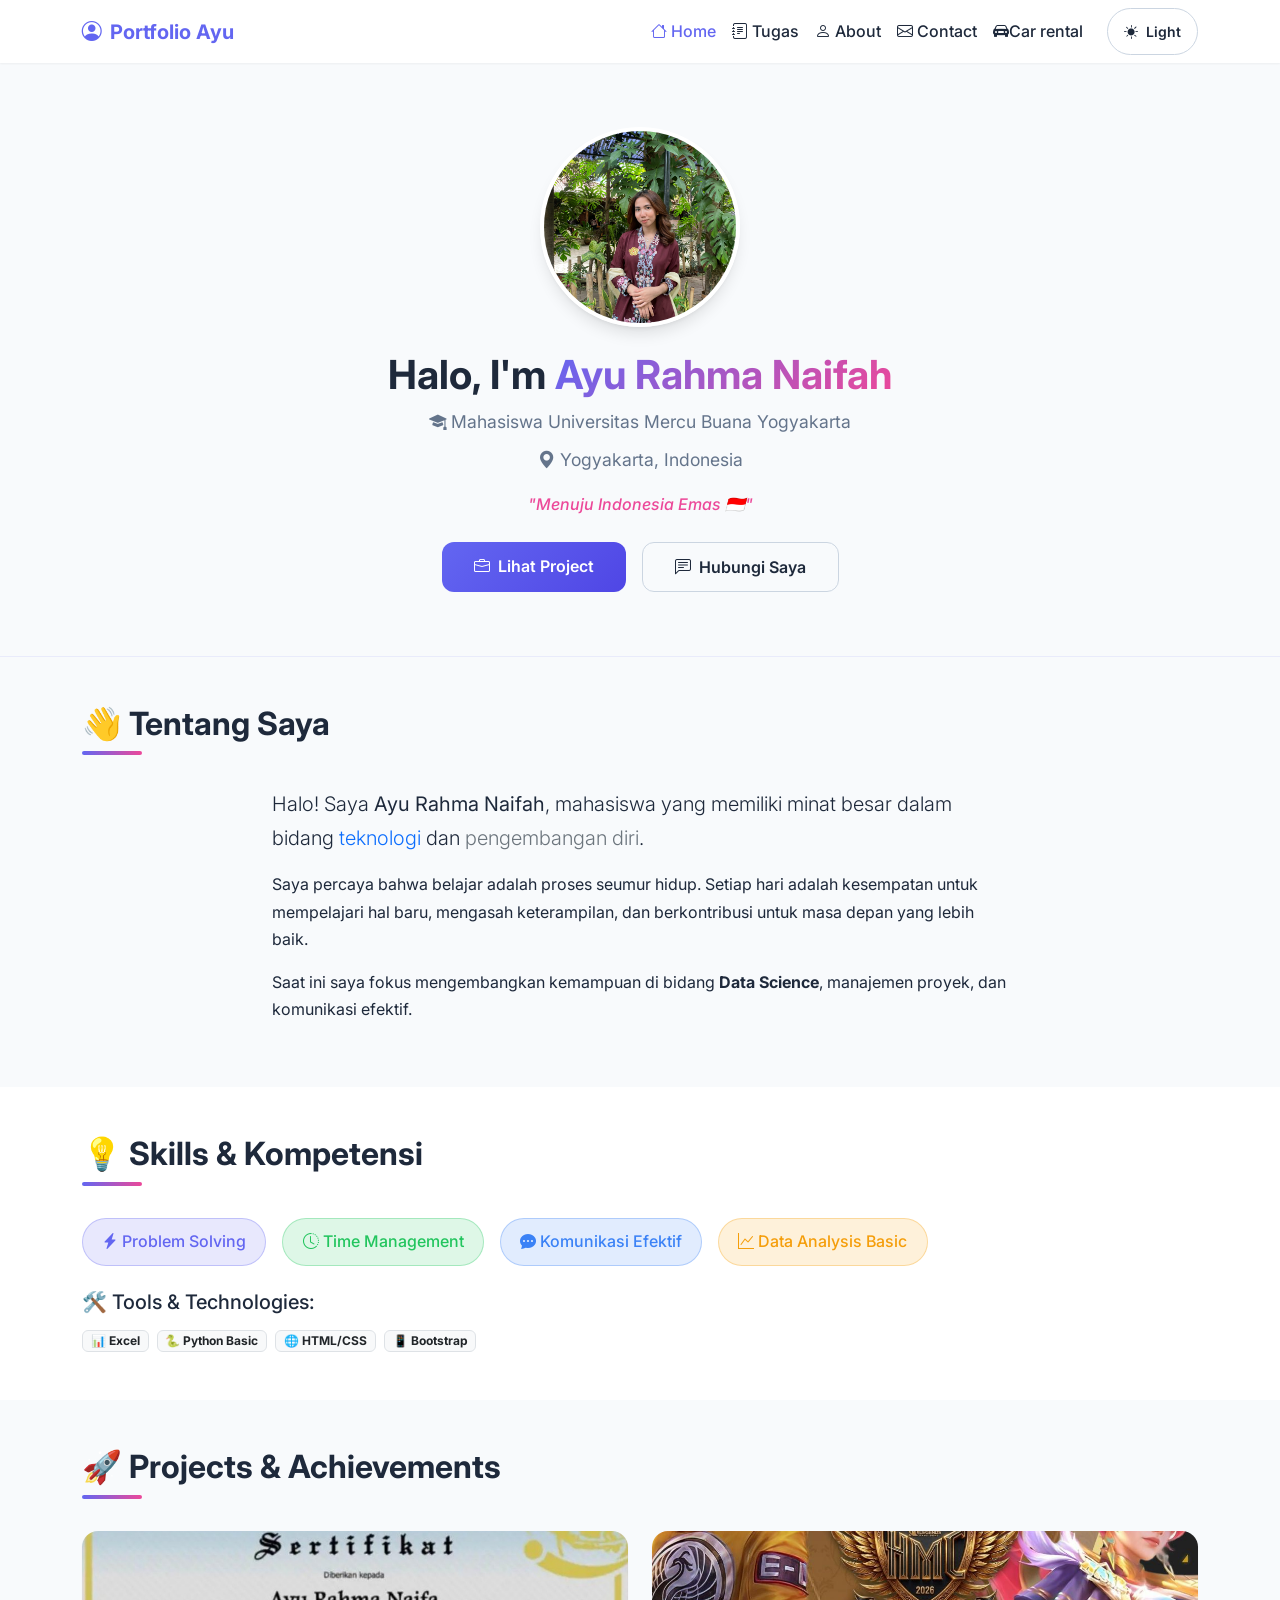
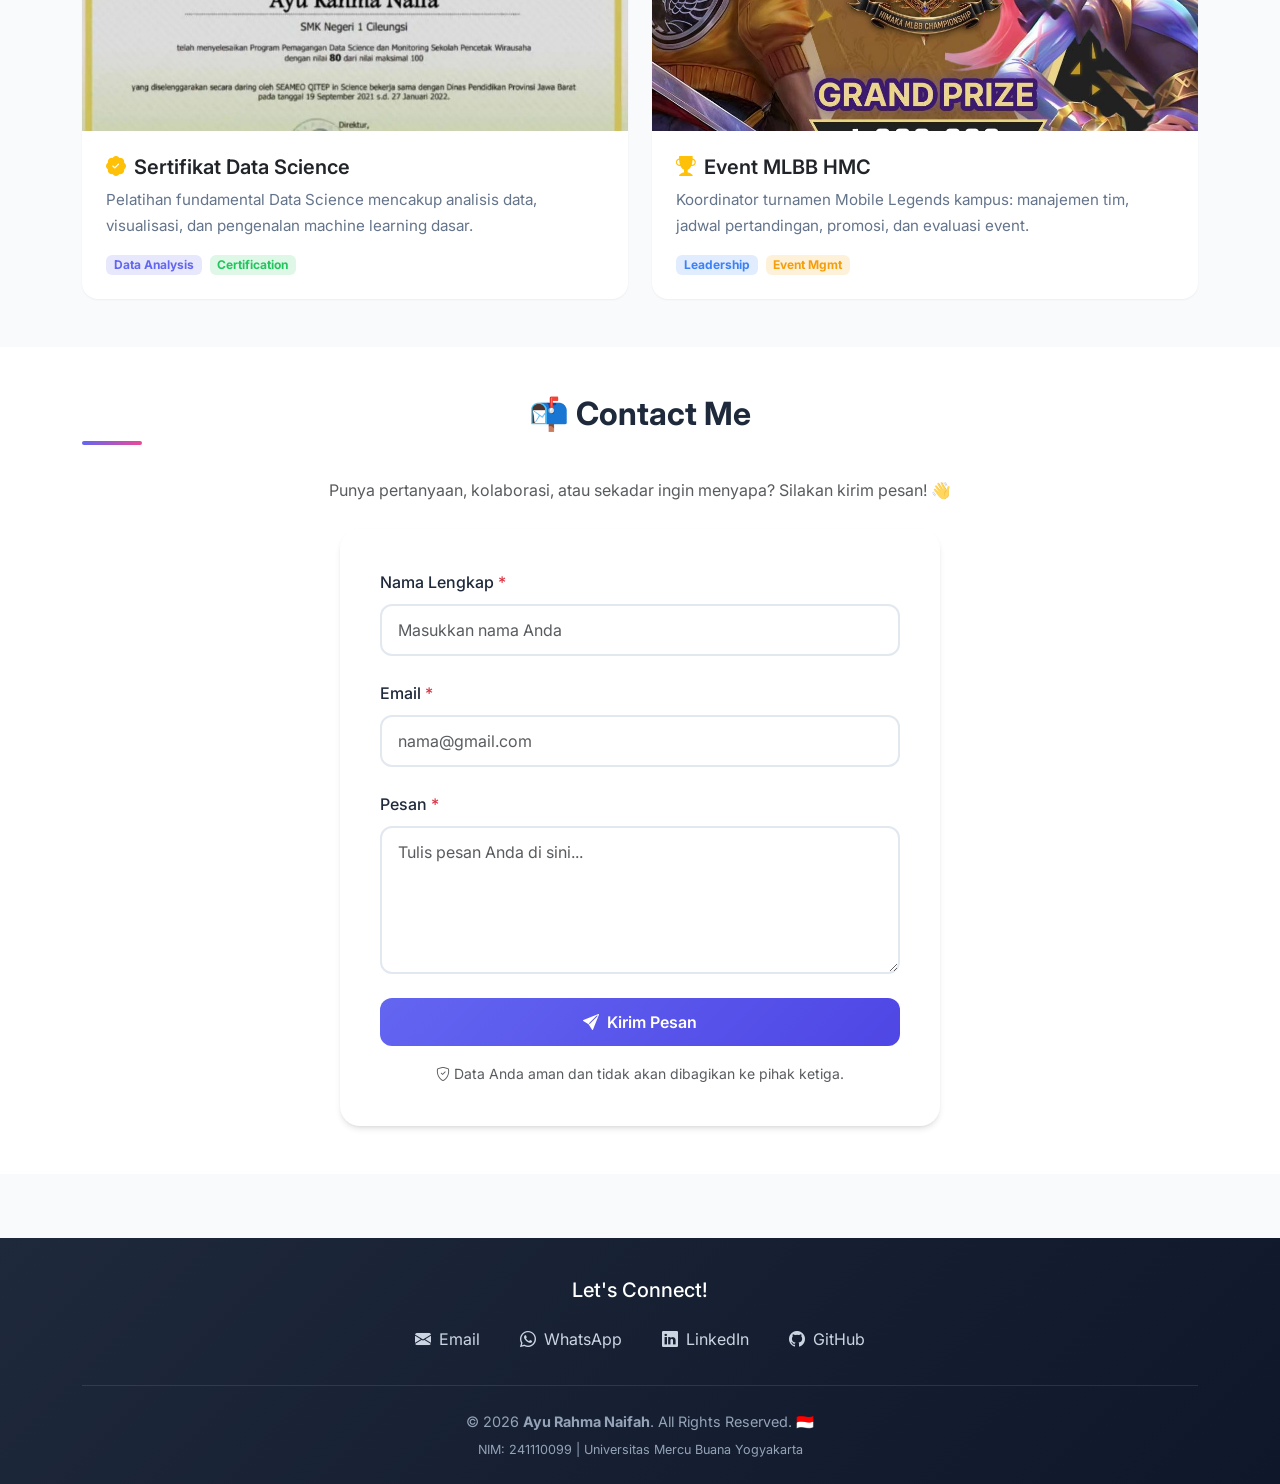
<file: index.html>
<!DOCTYPE html>
<html lang="en">
<head>
    <meta charset="UTF-8">
    <meta name="viewport" content="width=device-width, initial-scale=1.0">
    <meta name="description" content="Portfolio Ayu Rahma Naifah - Mahasiswa Universitas Mercu Buana Yogyakarta">
    <title>Portfolio | Ayu Rahma Naifah</title>
    <link href="https://fonts.googleapis.com/css2?family=Inter:wght@300;400;500;600;700&display=swap" rel="stylesheet">
    <link href="https://cdn.jsdelivr.net/npm/bootstrap@5.3.3/dist/css/bootstrap.min.css" rel="stylesheet">
    <link rel="stylesheet" href="https://cdn.jsdelivr.net/npm/bootstrap-icons@1.11.3/font/bootstrap-icons.css">
    <style>
        :root {
            --primary-color: #6366f1;
            --primary-hover: #4f46e5;
            --secondary-color: #ec4899;
            --bg-light: #f8fafc;
            --bg-card: #ffffff;
            --text-dark: #1e293b;
            --text-muted: #64748b;
            --shadow-sm: 0 1px 2px 0 rgb(0 0 0 / 0.05);
            --shadow-md: 0 4px 6px -1px rgb(0 0 0 / 0.1), 0 2px 4px -2px rgb(0 0 0 / 0.1);
            --shadow-lg: 0 10px 15px -3px rgb(0 0 0 / 0.1), 0 4px 6px -4px rgb(0 0 0 / 0.1);
            --transition: all 0.3s ease;
        }

        /* 🌸 Pink Theme Overrides */
        .pink-theme {
            --primary-color: #ec4899;
            --primary-hover: #db2777;
            --secondary-color: #f472b6;
            --bg-light: #fff1f2;
            --bg-card: #ffffff;
            --text-dark: #831843;
            --text-muted: #9d174d;
            --shadow-sm: 0 1px 2px 0 rgb(236 72 153 / 0.08);
            --shadow-md: 0 4px 6px -1px rgb(236 72 153 / 0.12);
            --shadow-lg: 0 10px 15px -3px rgb(236 72 153 / 0.15);
        }

        * { scroll-behavior: smooth; transition: background-color 0.3s ease, color 0.3s ease, border-color 0.3s ease, box-shadow 0.3s ease; }

        body {
            font-family: 'Inter', system-ui, -apple-system, sans-serif;
            background: var(--bg-light);
            color: var(--text-dark);
            line-height: 1.7;
        }

        .navbar { background: rgba(255, 255, 255, 0.95) !important; backdrop-filter: blur(10px); box-shadow: var(--shadow-sm); position: sticky; top: 0; z-index: 1000; }
        .navbar-brand { font-weight: 700; color: var(--primary-color) !important; }
        .nav-link { font-weight: 500; color: var(--text-dark) !important; transition: var(--transition); }
        .nav-link:hover, .nav-link.active { color: var(--primary-color) !important; }

        .hero { padding: 4rem 0; background: linear-gradient(135deg, var(--primary-color)10 0%, var(--secondary-color)10 100%); border-bottom: 1px solid rgba(99, 102, 241, 0.1); }
        .profile-img { width: 200px; height: 200px; object-fit: cover; border: 4px solid white; box-shadow: var(--shadow-lg); transition: var(--transition); }
        .profile-img:hover { transform: scale(1.03); }
        .hero h1 { font-weight: 700; margin-top: 1rem; }
        .hero .text-primary { background: linear-gradient(135deg, var(--primary-color), var(--secondary-color)); -webkit-background-clip: text; -webkit-text-fill-color: transparent; background-clip: text; }
        .hero-tagline { font-size: 1.1rem; color: var(--text-muted); margin: 0.5rem 0; }
        .hero-quote { font-style: italic; color: var(--secondary-color); font-weight: 500; }

        section { padding: 3rem 0; }
        .section-title { position: relative; padding-bottom: 0.75rem; margin-bottom: 2rem; font-weight: 700; color: var(--text-dark); }
        .section-title::after { content: ''; position: absolute; bottom: 0; left: 0; width: 60px; height: 4px; background: linear-gradient(90deg, var(--primary-color), var(--secondary-color)); border-radius: 2px; }

        .skill-badge { padding: 0.6rem 1.2rem; font-weight: 500; border-radius: 50px; transition: var(--transition); border: 1px solid transparent; }
        .skill-badge:hover { transform: translateY(-2px); box-shadow: var(--shadow-md); }
        .bg-primary-subtle { background-color: rgba(var(--primary-rgb, 99, 102, 241), 0.15) !important; color: var(--primary-color) !important; border-color: rgba(var(--primary-rgb, 99, 102, 241), 0.3) !important; }
        .bg-success-subtle { background-color: rgba(34, 197, 94, 0.15) !important; color: #22c55e !important; border-color: rgba(34, 197, 94, 0.3) !important; }
        .bg-info-subtle { background-color: rgba(59, 130, 246, 0.15) !important; color: #3b82f6 !important; border-color: rgba(59, 130, 246, 0.3) !important; }
        .bg-warning-subtle { background-color: rgba(245, 158, 11, 0.15) !important; color: #f59e0b !important; border-color: rgba(245, 158, 11, 0.3) !important; }

        .project-card { border: none; border-radius: 16px; overflow: hidden; background: var(--bg-card); box-shadow: var(--shadow-sm); transition: var(--transition); height: 100%; }
        .project-card:hover { transform: translateY(-5px); box-shadow: var(--shadow-lg); }
        .project-card img { height: 200px; object-fit: cover; transition: var(--transition); }
        .project-card:hover img { transform: scale(1.05); }
        .card-img-wrapper { overflow: hidden; }
        .card-body { padding: 1.5rem; }
        .card-title { font-weight: 600; margin-bottom: 0.5rem; }
        .card-text { color: var(--text-muted); font-size: 0.95rem; }

        .contact-section { background: var(--bg-card); border-radius: 20px; padding: 2.5rem; box-shadow: var(--shadow-md); max-width: 600px; margin: 0 auto; }
        .form-control { border-radius: 12px; padding: 0.75rem 1rem; border: 2px solid #e2e8f0; transition: var(--transition); }
        .form-control:focus { border-color: var(--primary-color); box-shadow: 0 0 0 4px rgba(99, 102, 241, 0.15); }
        .form-label { font-weight: 500; color: var(--text-dark); margin-bottom: 0.5rem; }
        .btn-primary { background: linear-gradient(135deg, var(--primary-color), var(--primary-hover)); border: none; padding: 0.75rem 2rem; font-weight: 600; border-radius: 12px; transition: var(--transition); color: white !important; }
        .btn-primary:hover { transform: translateY(-2px); box-shadow: var(--shadow-md); background: linear-gradient(135deg, var(--primary-hover), #4338ca); }
        .btn-outline-secondary { border-radius: 12px; padding: 0.75rem 2rem; font-weight: 600; border-color: #cbd5e1; color: var(--text-dark); transition: var(--transition); }
        .btn-outline-secondary:hover { background: var(--text-dark); color: white; border-color: var(--text-dark); }

        footer { background: linear-gradient(135deg, #1e293b, #0f172a); color: #cbd5e1; padding: 2.5rem 0 1.5rem; margin-top: 4rem; }
        .social-links a { color: #cbd5e1; text-decoration: none; padding: 0.5rem 1rem; border-radius: 8px; transition: var(--transition); display: flex; align-items: center; gap: 0.5rem; }
        .social-links a:hover { background: rgba(255, 255, 255, 0.1); color: white; transform: translateY(-2px); }
        .footer-copyright { border-top: 1px solid rgba(255, 255, 255, 0.1); padding-top: 1.5rem; margin-top: 1.5rem; font-size: 0.9rem; color: #94a3b8; }

        @keyframes fadeInUp { from { opacity: 0; transform: translateY(30px); } to { opacity: 1; transform: translateY(0); } }
        .animate-fade-in { animation: fadeInUp 0.6s ease forwards; }
        .delay-1 { animation-delay: 0.1s; } .delay-2 { animation-delay: 0.2s; } .delay-3 { animation-delay: 0.3s; } .delay-4 { animation-delay: 0.4s; }

        @media (max-width: 768px) { .hero { padding: 3rem 0; } .profile-img { width: 160px; height: 160px; } .hero h1 { font-size: 1.75rem; } section { padding: 2rem 0; } .contact-section { padding: 2rem; margin: 0 1rem; } }
    </style>
</head>
<body>

<nav class="navbar navbar-expand-lg navbar-light">
  <div class="container">
    <a class="navbar-brand" href="#"><i class="bi bi-person-circle me-2"></i>Portfolio Ayu</a>
    <button class="navbar-toggler" type="button" data-bs-toggle="collapse" data-bs-target="#navbarNav"><span class="navbar-toggler-icon"></span></button>
    <div class="collapse navbar-collapse" id="navbarNav">
      <ul class="navbar-nav ms-auto">
        <li class="nav-item"><a class="nav-link active" href="index.html"><i class="bi bi-house me-1"></i>Home</a></li>
        <li class="nav-item"><a class="nav-link" href="tugas.html"><i class="bi bi-journal-text me-1"></i>Tugas</a></li>
        <li class="nav-item"><a class="nav-link" href="list.html"><i class="bi bi-person me-1"></i>About</a></li>
        <li class="nav-item"><a class="nav-link" href="form.html"><i class="bi bi-envelope me-1"></i>Contact</a></li>
        <li class="nav-item"><a class="nav-link" href="pertemuan3/care_car.html"><i class="bi bi-car-front-fill"></i>Car rental</a></li>
      </ul>
      <button id="theme-toggle" class="btn btn-sm btn-outline-secondary mt-2 mt-lg-0 ms-lg-3 rounded-pill px-3"><i class="bi bi-brightness-high-fill me-1"></i> Light</button>
    </div>
  </div>
</nav>

<section class="hero text-center">
    <div class="container">
        <div class="animate-fade-in">
            <img src="IMG_5119.jpg" alt="Foto Profil Ayu Rahma Naifah" class="profile-img rounded-circle mx-auto d-block mb-4">
            <h1 class="display-6 mb-2">Halo, I'm <span class="text-primary">Ayu Rahma Naifah</span></h1>
            <p class="hero-tagline"><i class="bi bi-mortarboard-fill me-1"></i>Mahasiswa Universitas Mercu Buana Yogyakarta</p>
            <p class="hero-tagline mb-3"><i class="bi bi-geo-alt-fill me-1"></i>Yogyakarta, Indonesia</p>
            <p class="hero-quote mb-4">"Menuju Indonesia Emas 🇮🇩"</p>
            <div class="d-flex justify-content-center gap-3 flex-wrap">
                <a href="#projects" class="btn btn-primary"><i class="bi bi-briefcase me-2"></i>Lihat Project</a>
                <a href="form.html" class="btn btn-outline-secondary"><i class="bi bi-chat-left-text me-2"></i>Hubungi Saya</a>
            </div>
        </div>
    </div>
</section>

<section id="about"><div class="container"><h2 class="section-title">👋 <a>Tentang Saya </a></h2><div class="row justify-content-center"><div class="col-lg-8"><p class="lead animate-fade-in">Halo! Saya <strong>Ayu Rahma Naifah</strong>, mahasiswa yang memiliki minat besar dalam bidang <span class="text-primary">teknologi</span> dan <span class="text-secondary">pengembangan diri</span>.</p><p class="animate-fade-in delay-1">Saya percaya bahwa belajar adalah proses seumur hidup. Setiap hari adalah kesempatan untuk mempelajari hal baru, mengasah keterampilan, dan berkontribusi untuk masa depan yang lebih baik.</p><p class="animate-fade-in delay-2">Saat ini saya fokus mengembangkan kemampuan di bidang <strong>Data Science</strong>, manajemen proyek, dan komunikasi efektif.</p></div></div></div></section>

<section id="skills" class="bg-white"><div class="container"><h2 class="section-title">💡 Skills & Kompetensi</h2><div class="d-flex flex-wrap gap-3 animate-fade-in"><span class="skill-badge bg-primary-subtle"><i class="bi bi-lightning-charge-fill me-1"></i>Problem Solving</span><span class="skill-badge bg-success-subtle"><i class="bi bi-clock-history me-1"></i>Time Management</span><span class="skill-badge bg-info-subtle"><i class="bi bi-chat-dots-fill me-1"></i>Komunikasi Efektif</span><span class="skill-badge bg-warning-subtle"><i class="bi bi-graph-up me-1"></i>Data Analysis Basic</span></div><div class="mt-4 animate-fade-in delay-1"><h5 class="mb-3">🛠️ Tools & Technologies:</h5><div class="d-flex flex-wrap gap-2"><span class="badge bg-light text-dark border">📊 Excel</span><span class="badge bg-light text-dark border">🐍 Python Basic</span><span class="badge bg-light text-dark border">🌐 HTML/CSS</span><span class="badge bg-light text-dark border">📱 Bootstrap</span></div></div></div></section>

<section id="projects"><div class="container"><h2 class="section-title">🚀 Projects & Achievements</h2><div class="row g-4"><div class="col-md-6 animate-fade-in"><div class="card project-card"><div class="card-img-wrapper"><img src="Serifikat Data Science.jpg" class="card-img-top" alt="Sertifikat Data Science"></div><div class="card-body"><h5 class="card-title"><i class="bi bi-patch-check-fill text-warning me-2"></i>Sertifikat Data Science</h5><p class="card-text">Pelatihan fundamental Data Science mencakup analisis data, visualisasi, dan pengenalan machine learning dasar.</p><div class="d-flex gap-2 flex-wrap"><span class="badge bg-primary-subtle text-primary-emphasis">Data Analysis</span><span class="badge bg-success-subtle text-success-emphasis">Certification</span></div></div></div></div><div class="col-md-6 animate-fade-in delay-1"><div class="card project-card"><div class="card-img-wrapper"><img src="WhatsApp Image 2026-04-21 at 23.09.08.jpeg" class="card-img-top" alt="Event MLBB HMC"></div><div class="card-body"><h5 class="card-title"><i class="bi bi-trophy-fill text-warning me-2"></i>Event MLBB HMC</h5><p class="card-text">Koordinator turnamen Mobile Legends kampus: manajemen tim, jadwal pertandingan, promosi, dan evaluasi event.</p><div class="d-flex gap-2 flex-wrap"><span class="badge bg-info-subtle text-info-emphasis">Leadership</span><span class="badge bg-warning-subtle text-warning-emphasis">Event Mgmt</span></div></div></div></div></div></div></section>

<section id="contact" class="bg-white"><div class="container"><h2 class="section-title text-center">📬 Contact Me</h2><p class="text-center text-muted mb-4">Punya pertanyaan, kolaborasi, atau sekadar ingin menyapa? Silakan kirim pesan! 👋</p><div class="contact-section animate-fade-in"><form action="/submit" method="post" class="needs-validation" novalidate><div class="mb-4"><label for="name" class="form-label">Nama Lengkap <span class="text-danger">*</span></label><input type="text" class="form-control" id="name" name="name" placeholder="Masukkan nama Anda" required><div class="invalid-feedback">Mohon isi nama lengkap Anda.</div></div><div class="mb-4"><label for="email" class="form-label">Email <span class="text-danger">*</span></label><input type="email" class="form-control" id="email" name="email" placeholder="nama@gmail.com" required></div><div class="mb-4"><label for="message" class="form-label">Pesan <span class="text-danger">*</span></label><textarea class="form-control" id="message" name="message" rows="5" placeholder="Tulis pesan Anda di sini..." required></textarea></div><button type="submit" class="btn btn-primary w-100"><i class="bi bi-send-fill me-2"></i>Kirim Pesan</button><small class="text-muted d-block text-center mt-3"><i class="bi bi-shield-check me-1"></i>Data Anda aman dan tidak akan dibagikan ke pihak ketiga.</small></form></div></div></section>

<footer><div class="container text-center"><div class="mb-4"><h5 class="text-white mb-3">Let's Connect!</h5><div class="social-links d-flex justify-content-center gap-2 flex-wrap"><a href="mailto:ayu.rahma@gmail.com"><i class="bi bi-envelope-fill"></i> Email</a><a href="https://wa.me/6281234567890" target="_blank"><i class="bi bi-whatsapp"></i> WhatsApp</a><a href="https://linkedin.com/in/ayurahmanaifah" target="_blank"><i class="bi bi-linkedin"></i> LinkedIn</a><a href="https://github.com/ayurahma" target="_blank"><i class="bi bi-github"></i> GitHub</a></div></div><div class="footer-copyright"><p class="mb-0">© <span id="year"></span> <strong>Ayu Rahma Naifah</strong>. All Rights Reserved. 🇮🇩</p><p class="mb-0 mt-1 small">NIM: 241110099 | Universitas Mercu Buana Yogyakarta</p></div></div></footer>

<script src="https://cdn.jsdelivr.net/npm/bootstrap@5.3.3/dist/js/bootstrap.bundle.min.js"></script>
<script>
    document.getElementById('year').textContent = new Date().getFullYear();
    (() => { 'use strict'; const forms = document.querySelectorAll('.needs-validation'); Array.from(forms).forEach(form => { form.addEventListener('submit', event => { if (!form.checkValidity()) { event.preventDefault(); event.stopPropagation(); } form.classList.add('was-validated'); }, false); }); })();
    
    // 🌸 Theme Toggle Logic
    const themeToggle = document.getElementById('theme-toggle');
    const body = document.body;
    const savedTheme = localStorage.getItem('theme');
    if (savedTheme === 'pink') body.classList.add('pink-theme');
    
    themeToggle.addEventListener('click', () => {
        body.classList.toggle('pink-theme');
        const isPink = body.classList.contains('pink-theme');
        localStorage.setItem('theme', isPink ? 'pink' : 'light');
        updateToggleUI(isPink);
    });
    function updateToggleUI(isPink) {
        if (isPink) {
            themeToggle.innerHTML = '<i class="bi bi-heart-fill me-1"></i> Pink';
            themeToggle.className = 'btn btn-sm btn-outline-danger mt-2 mt-lg-0 ms-lg-3 rounded-pill px-3';
        } else {
            themeToggle.innerHTML = '<i class="bi bi-brightness-high-fill me-1"></i> Light';
            themeToggle.className = 'btn btn-sm btn-outline-secondary mt-2 mt-lg-0 ms-lg-3 rounded-pill px-3';
        }
    }
    updateToggleUI(body.classList.contains('pink-theme'));
</script>

</body>
</html>
</file>
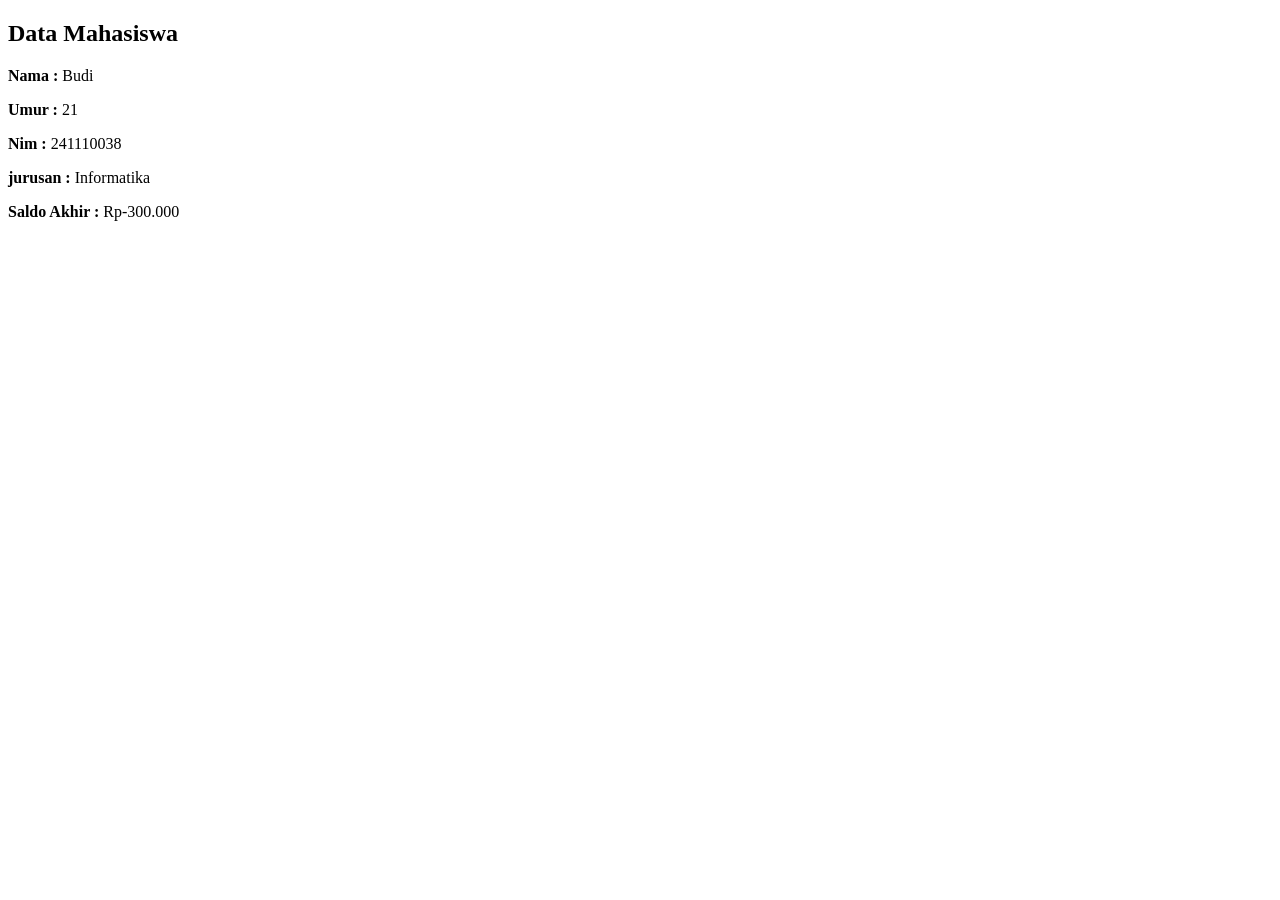
<file: Latihan_JS/index.html>
<!DOCTYPE html>
<html lang="en">
<head>
    <meta charset="UTF-8">
    <meta name="viewport" content="width=device-width, initial-scale=1.0">
    <title>Mahasiswa</title>
</head>
<body>
    <div id="output"></div>
    <script type="module" src="app.js"></script>
</body>
</html>
</file>
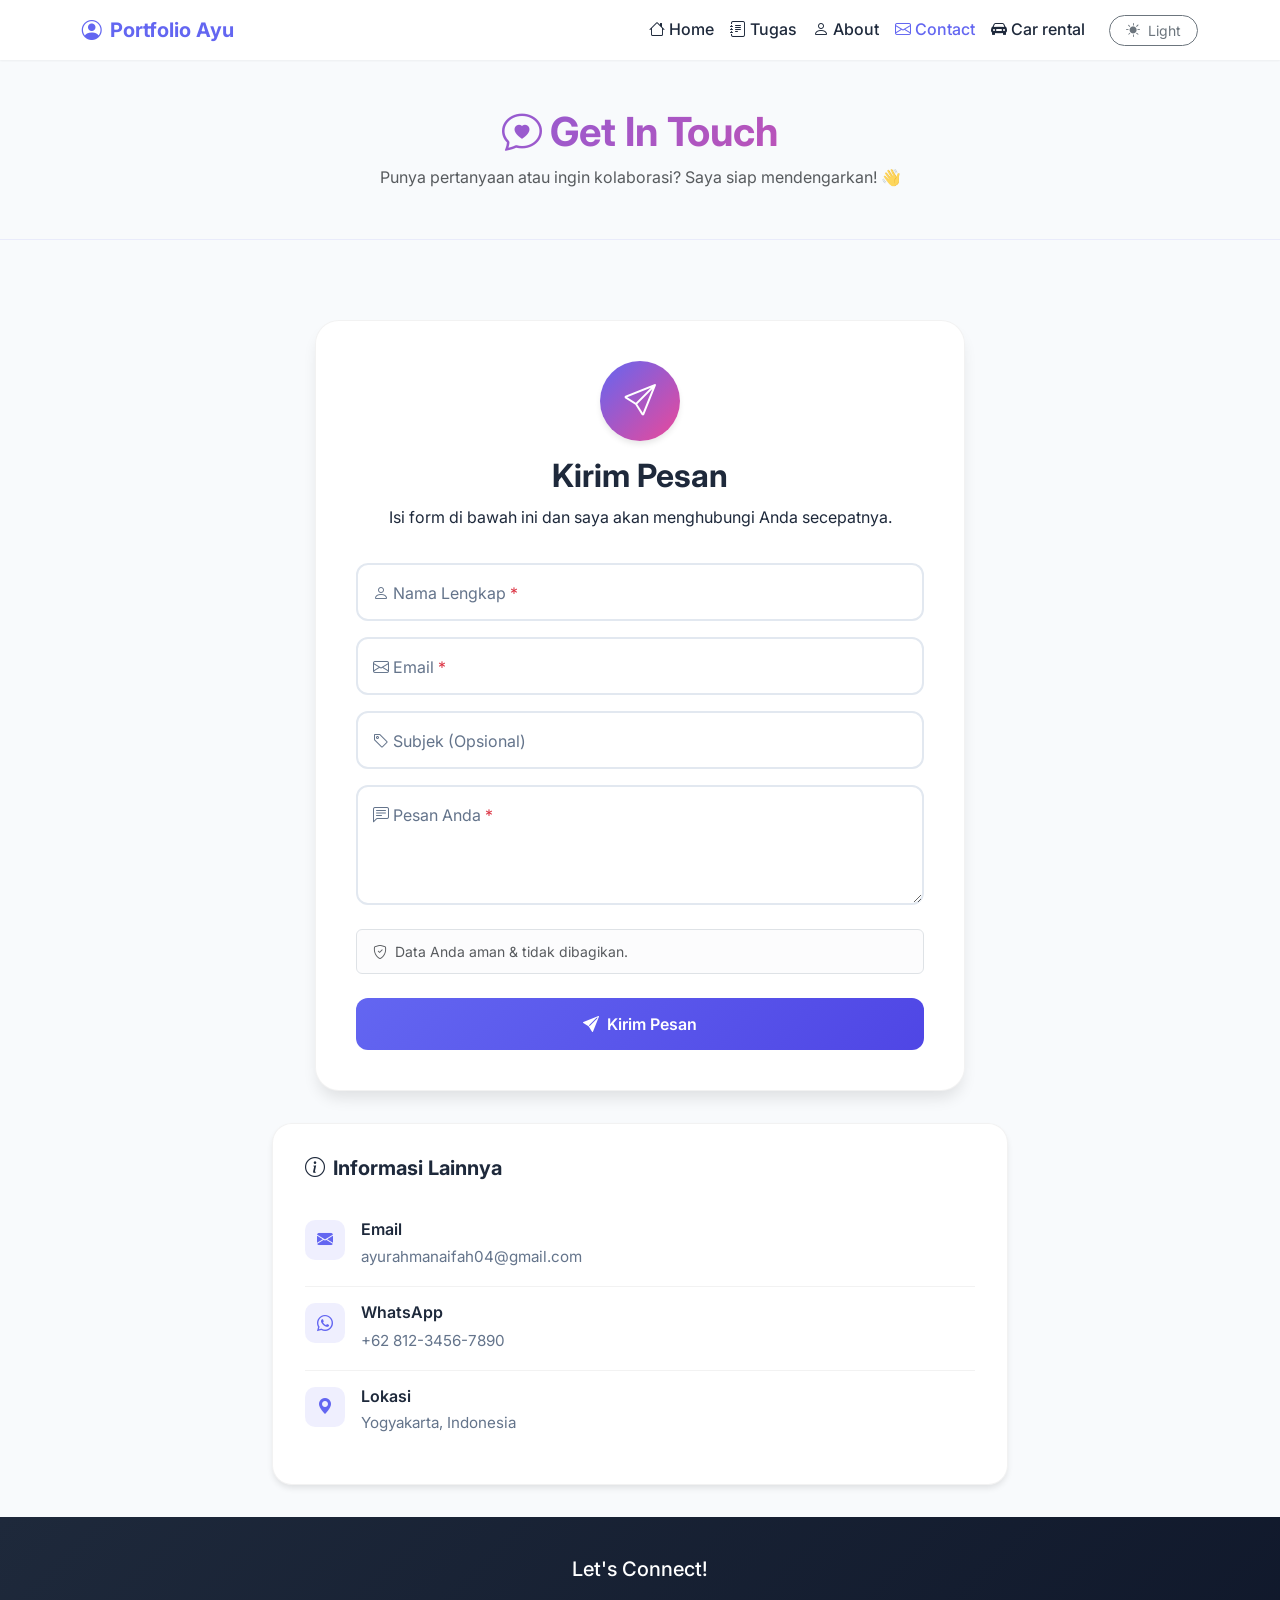
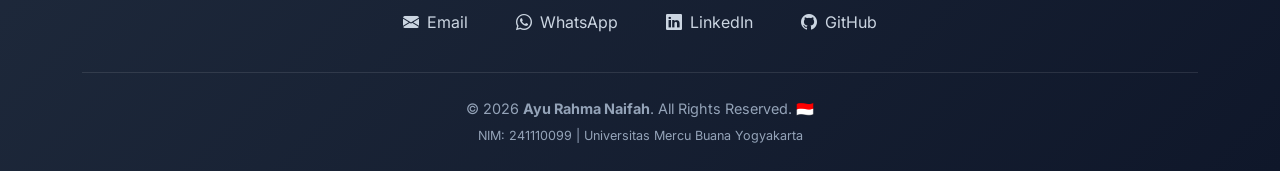
<file: form.html>
<!DOCTYPE html>
<html lang="id">
<head>
    <meta charset="UTF-8">
    <meta name="viewport" content="width=device-width, initial-scale=1.0">
    <meta name="description" content="Hubungi Ayu Rahma Naifah">
    <title>Contact | Portfolio Ayu Rahma Naifah</title>
    <link href="https://fonts.googleapis.com/css2?family=Inter:wght@300;400;500;600;700&display=swap" rel="stylesheet">
    <link href="https://cdn.jsdelivr.net/npm/bootstrap@5.3.3/dist/css/bootstrap.min.css" rel="stylesheet">
    <link rel="stylesheet" href="https://cdn.jsdelivr.net/npm/bootstrap-icons@1.11.3/font/bootstrap-icons.css">
    <style>
        /* 1. VARIABEL TEMA */
        :root { 
            --primary-color: #6366f1; 
            --primary-hover: #4f46e5; 
            --secondary-color: #ec4899; 
            --bg-light: #f8fafc; 
            --bg-card: #ffffff; 
            --text-dark: #1e293b; 
            --text-muted: #64748b; 
            --shadow-sm: 0 1px 2px 0 rgb(0 0 0 / 0.05); 
            --shadow-md: 0 4px 6px -1px rgb(0 0 0 / 0.1); 
            --shadow-lg: 0 10px 15px -3px rgb(0 0 0 / 0.1); 
            --transition: all 0.3s ease; 
        }
        .pink-theme { 
            --primary-color: #ec4899; 
            --primary-hover: #db2777; 
            --secondary-color: #f472b6; 
            --bg-light: #fff1f2; 
            --bg-card: #ffffff; 
            --text-dark: #831843; 
            --text-muted: #9d174d; 
            --shadow-sm: 0 1px 2px 0 rgb(236 72 153 / 0.08); 
            --shadow-md: 0 4px 6px -1px rgb(236 72 153 / 0.12); 
            --shadow-lg: 0 10px 15px -3px rgb(236 72 153 / 0.15); 
        }

        /* 2. BASE STYLES */
        * { scroll-behavior: smooth; transition: background-color 0.3s ease, color 0.3s ease, border-color 0.3s ease, box-shadow 0.3s ease; }
        body { font-family: 'Inter', system-ui, sans-serif; background: var(--bg-light); color: var(--text-dark); line-height: 1.7; min-height: 100vh; display: flex; flex-direction: column; }
        
        /* 3. NAVBAR */
        .navbar { background: rgba(255, 255, 255, 0.95) !important; backdrop-filter: blur(10px); box-shadow: var(--shadow-sm); position: sticky; top: 0; z-index: 1000; }
        .navbar-brand { font-weight: 700; color: var(--primary-color) !important; }
        .nav-link { font-weight: 500; color: var(--text-dark) !important; transition: var(--transition); }
        .nav-link:hover, .nav-link.active { color: var(--primary-color) !important; }

        /* 4. LAYOUT HERO */
        .page-header { background: linear-gradient(135deg, var(--primary-color)10 0%, var(--secondary-color)10 100%); padding: 3rem 0; border-bottom: 1px solid rgba(99, 102, 241, 0.1); margin-bottom: 3rem; }
        .page-title { font-weight: 700; background: linear-gradient(135deg, var(--primary-color), var(--secondary-color)); -webkit-background-clip: text; -webkit-text-fill-color: transparent; background-clip: text; }
        
        /* 5. CONTACT FORM & CARD */
        .contact-wrapper { flex: 1; display: flex; align-items: center; padding: 2rem 0; }
        .contact-card { background: var(--bg-card); border-radius: 24px; padding: 2.5rem; box-shadow: var(--shadow-lg); max-width: 650px; margin: 0 auto; width: 100%; border: 1px solid rgba(0, 0, 0, 0.05); }
        .contact-header { text-align: center; margin-bottom: 2rem; }
        .contact-icon { width: 80px; height: 80px; background: linear-gradient(135deg, var(--primary-color), var(--secondary-color)); border-radius: 50%; display: flex; align-items: center; justify-content: center; margin: 0 auto 1rem; color: white; font-size: 2rem; box-shadow: var(--shadow-md); }
        .contact-header h2 { font-weight: 700; color: var(--text-dark); margin-bottom: 0.5rem; }
        
        /* Input & Form */
        .form-floating > .form-control { border-radius: 12px; border: 2px solid #e2e8f0; transition: var(--transition); padding: 1rem; }
        .form-floating > .form-control:focus { border-color: var(--primary-color); box-shadow: 0 0 0 4px rgba(99, 102, 241, 0.15); }
        .form-floating > .form-control:not(:placeholder-shown) { border-color: var(--primary-color); }
        .form-floating > label { color: var(--text-muted); padding: 1rem; }
        .form-floating > textarea.form-control { height: auto; min-height: 120px; padding-top: 1.5rem; }
        
        /* Button */
        .btn-submit { background: linear-gradient(135deg, var(--primary-color), var(--primary-hover)); border: none; padding: 0.875rem 2.5rem; font-weight: 600; border-radius: 12px; transition: var(--transition); width: 100%; display: flex; align-items: center; justify-content: center; gap: 0.5rem; color: white !important; }
        .btn-submit:hover { transform: translateY(-2px); box-shadow: var(--shadow-md); }
        
        /* View Success */
        .success-message { display: none; text-align: center; padding: 2rem; }
        .success-message.show { display: block; animation: fadeInUp 0.5s ease; }
        .success-icon { width: 100px; height: 100px; background: rgba(34, 197, 94, 0.15); border-radius: 50%; display: flex; align-items: center; justify-content: center; margin: 0 auto 1.5rem; color: #22c55e; font-size: 3rem; }
        
        /* Contact Info Bawah */
        .contact-info { background: var(--bg-card); border-radius: 20px; padding: 2rem; box-shadow: var(--shadow-md); margin-top: 2rem; border: 1px solid rgba(0,0,0,0.05); }
        .contact-info-item { display: flex; align-items: flex-start; gap: 1rem; padding: 1rem 0; border-bottom: 1px solid rgba(0,0,0,0.05); }
        .contact-info-item:last-child { border-bottom: none; }
        .contact-info-icon { width: 40px; height: 40px; background: rgba(99, 102, 241, 0.1); border-radius: 10px; display: flex; align-items: center; justify-content: center; color: var(--primary-color); flex-shrink: 0; }
        .contact-info-text h6 { font-weight: 600; color: var(--text-dark); margin-bottom: 0.25rem; }
        .contact-info-text p, .contact-info-text a { color: var(--text-muted); text-decoration: none; margin: 0; font-size: 0.95rem; transition: var(--transition); }
        .contact-info-text a:hover { color: var(--primary-color); }
        
        /* 6. FOOTER & ANIMASI */
        footer { background: linear-gradient(135deg, #1e293b, #0f172a); color: #cbd5e1; padding: 2.5rem 0 1.5rem; margin-top: auto; }
        .social-links a { color: #cbd5e1; text-decoration: none; padding: 0.5rem 1rem; border-radius: 8px; transition: var(--transition); display: inline-flex; align-items: center; gap: 0.5rem; margin: 0.25rem; }
        .social-links a:hover { background: rgba(255, 255, 255, 0.1); color: white; transform: translateY(-2px); }
        .footer-copyright { border-top: 1px solid rgba(255, 255, 255, 0.1); padding-top: 1.5rem; margin-top: 1.5rem; font-size: 0.9rem; color: #94a3b8; }
        
        @keyframes fadeInUp { from { opacity: 0; transform: translateY(30px); } to { opacity: 1; transform: translateY(0); } }
        .animate-fade-in { animation: fadeInUp 0.6s ease forwards; opacity: 0; }
        .delay-1 { animation-delay: 0.1s; } .delay-2 { animation-delay: 0.2s; }
        
        @media (max-width: 768px) { .page-header { padding: 2rem 0; } .contact-card { padding: 2rem 1.5rem; margin: 0 1rem; } }
    </style>
</head>
<body>

<nav class="navbar navbar-expand-lg navbar-light">
  <div class="container">
    <a class="navbar-brand" href="index.html"><i class="bi bi-person-circle me-2"></i>Portfolio Ayu</a>
    <button class="navbar-toggler" type="button" data-bs-toggle="collapse" data-bs-target="#navbarNav">
        <span class="navbar-toggler-icon"></span>
    </button>
    <div class="collapse navbar-collapse" id="navbarNav">
      <ul class="navbar-nav ms-auto">
        <li class="nav-item"><a class="nav-link" href="index.html"><i class="bi bi-house me-1"></i>Home</a></li>
        <li class="nav-item"><a class="nav-link" href="tugas.html"><i class="bi bi-journal-text me-1"></i>Tugas</a></li>
        <li class="nav-item"><a class="nav-link" href="list.html"><i class="bi bi-person me-1"></i>About</a></li>
        <li class="nav-item"><a class="nav-link active" href="form.html"><i class="bi bi-envelope me-1"></i>Contact</a></li>
        <li class="nav-item"><a class="nav-link" href="pertemuan3/care_car.html"><i class="bi bi-car-front-fill me-1"></i>Car rental</a></li>
      </ul>
      <button id="theme-toggle" class="btn btn-sm btn-outline-secondary mt-2 mt-lg-0 ms-lg-3 rounded-pill px-3">
          <i class="bi bi-brightness-high-fill me-1"></i> Light
      </button>
    </div>
  </div>
</nav>

<header class="page-header text-center">
    <div class="container">
        <h1 class="display-6 page-title mb-2 animate-fade-in"><i class="bi bi-chat-heart me-2"></i>Get In Touch</h1>
        <p class="text-muted mb-0 animate-fade-in delay-1">Punya pertanyaan atau ingin kolaborasi? Saya siap mendengarkan! 👋</p>
    </div>
</header>

<main class="contact-wrapper">
    <div class="container">
        <div class="row justify-content-center">
            <div class="col-lg-8">
                
                <div class="contact-card animate-fade-in">
                    
                    <div id="formView">
                        <div class="contact-header">
                            <div class="contact-icon"><i class="bi bi-send"></i></div>
                            <h2>Kirim Pesan</h2>
                            <p>Isi form di bawah ini dan saya akan menghubungi Anda secepatnya.</p>
                        </div>
                        
                        <form id="contactForm" class="needs-validation" novalidate>
                            <div class="form-floating mb-3">
                                <input type="text" class="form-control" id="name" name="name" placeholder="Nama" pattern="^[A-Za-z\s]{3,50}$" required>
                                <label for="name"><i class="bi bi-person me-1"></i>Nama Lengkap <span class="text-danger">*</span></label>
                                <div class="invalid-feedback">Mohon masukkan nama lengkap Anda.</div>
                            </div>
                            
                            <div class="form-floating mb-3">
                                <input type="email" class="form-control" id="email" name="email" placeholder="Email" required>
                                <label for="email"><i class="bi bi-envelope me-1"></i>Email <span class="text-danger">*</span></label>
                                <div class="invalid-feedback">Mohon masukkan email yang valid.</div>
                            </div>
                            
                            <div class="form-floating mb-3">
                                <input type="text" class="form-control" id="subject" name="subject" placeholder="Subjek">
                                <label for="subject"><i class="bi bi-tag me-1"></i>Subjek (Opsional)</label>
                            </div>
                            
                            <div class="form-floating mb-4">
                                <textarea class="form-control" id="message" name="message" placeholder="Pesan" required></textarea>
                                <label for="message"><i class="bi bi-chat-left-text me-1"></i>Pesan Anda <span class="text-danger">*</span></label>
                            </div>
                            
                            <div class="alert alert-light border mb-4 py-2">
                                <small class="text-muted"><i class="bi bi-shield-check me-1"></i> Data Anda aman & tidak dibagikan.</small>
                            </div>
                            
                            <button type="submit" class="btn btn-submit" id="submitBtn">
                                <i class="bi bi-send-fill"></i><span>Kirim Pesan</span>
                            </button>
                        </form>
                    </div>
                    
                    <div id="successView" class="success-message">
                        <div class="success-icon"><i class="bi bi-check2-circle"></i></div>
                        <h3>Pesan Terkirim! 🎉</h3>
                        <p class="text-muted mb-4">Terima kasih telah menghubungi saya. Saya akan merespons melalui email secepatnya.</p>
                        <button class="btn btn-outline-primary px-4" onclick="location.reload()">Kirim Pesan Baru</button>
                    </div>
                </div>
                
                <div class="contact-info animate-fade-in delay-1">
                    <h5 class="mb-4 fw-bold"><i class="bi bi-info-circle me-2"></i>Informasi Lainnya</h5>
                    <div class="contact-info-item">
                        <div class="contact-info-icon"><i class="bi bi-envelope-fill"></i></div>
                        <div class="contact-info-text">
                            <h6>Email</h6>
                            <a href="mailto:ayurahmanaifah04@gmail.com">ayurahmanaifah04@gmail.com</a>
                        </div>
                    </div>
                    <div class="contact-info-item">
                        <div class="contact-info-icon"><i class="bi bi-whatsapp"></i></div>
                        <div class="contact-info-text">
                            <h6>WhatsApp</h6>
                            <a href="https://wa.me/6281234567890" target="_blank">+62 812-3456-7890</a>
                        </div>
                    </div>
                    <div class="contact-info-item">
                        <div class="contact-info-icon"><i class="bi bi-geo-alt-fill"></i></div>
                        <div class="contact-info-text">
                            <h6>Lokasi</h6>
                            <p>Yogyakarta, Indonesia</p>
                        </div>
                    </div>
                </div>
                
            </div>
        </div>
    </div>
</main>

<footer class="text-center">
    <div class="container">
        <div class="mb-4">
            <h5 class="text-white mb-3">Let's Connect!</h5>
            <div class="social-links d-flex justify-content-center gap-2 flex-wrap">
                <a href="mailto:ayurahmanaifah04@gmail.com"><i class="bi bi-envelope-fill"></i> Email</a>
                <a href="https://wa.me/6281234567890" target="_blank"><i class="bi bi-whatsapp"></i> WhatsApp</a>
                <a href="https://linkedin.com/in/ayurahmanaifah" target="_blank"><i class="bi bi-linkedin"></i> LinkedIn</a>
                <a href="https://github.com/ayurahma" target="_blank"><i class="bi bi-github"></i> GitHub</a>
            </div>
        </div>
        <div class="footer-copyright">
            <p class="mb-0">© <span id="year"></span> <strong>Ayu Rahma Naifah</strong>. All Rights Reserved. 🇮🇩</p>
            <p class="mb-0 mt-1 small">NIM: 241110099 | Universitas Mercu Buana Yogyakarta</p>
        </div>
    </div>
</footer>

<script src="https://cdn.jsdelivr.net/npm/bootstrap@5.3.3/dist/js/bootstrap.bundle.min.js"></script>
<script>
    document.getElementById('year').textContent = new Date().getFullYear();
    
    // Logika Pengiriman Form (Simulasi)
    const form = document.getElementById('contactForm');
    const formView = document.getElementById('formView');
    const successView = document.getElementById('successView');
    const submitBtn = document.getElementById('submitBtn');
    
    form.addEventListener('submit', e => { 
        e.preventDefault(); 
        e.stopPropagation(); 
        
        if (!form.checkValidity()) { 
            form.classList.add('was-validated'); 
            return; 
        } 
        
        // Disable button & show spinner
        submitBtn.disabled = true; 
        submitBtn.innerHTML = '<span class="spinner-border spinner-border-sm me-2"></span>Mengirim...'; 
        
        // Simulasi request network (1.5 detik)
        setTimeout(() => { 
            formView.style.display = 'none'; 
            successView.classList.add('show'); 
            form.reset(); 
            form.classList.remove('was-validated'); 
        }, 1500); 
    });
    
    // Logika validasi input real-time
    document.querySelectorAll('.form-control').forEach(i => { 
        i.addEventListener('blur', () => { 
            if(i.value && i.checkValidity()) i.classList.replace('is-invalid','is-valid'); 
        }); 
        i.addEventListener('input', () => { 
            if(i.classList.contains('is-invalid') && i.checkValidity()) i.classList.replace('is-invalid','is-valid'); 
        }); 
    });

    // Intersection Observer Animasi Masuk
    const observerOptions = { threshold: 0.1, rootMargin: '0px 0px -50px 0px' };
    const observer = new IntersectionObserver((entries) => { 
        entries.forEach(entry => { 
            if(entry.isIntersecting){ 
                entry.target.style.opacity='1'; 
                entry.target.style.transform='translateY(0)'; 
                observer.unobserve(entry.target); 
            } 
        }); 
    }, observerOptions);
    
    document.querySelectorAll('.animate-fade-in').forEach(el => { 
        el.style.opacity='0'; 
        el.style.transform='translateY(20px)'; 
        el.style.transition='opacity 0.6s ease, transform 0.6s ease'; 
        observer.observe(el); 
    });

    // Logika Tema (Pink/Light)
    const themeToggle = document.getElementById('theme-toggle'); 
    const body = document.body; 
    
    function updateToggleUI(isPink) { 
        if (isPink) { 
            themeToggle.innerHTML = '<i class="bi bi-heart-fill me-1"></i> Pink'; 
            themeToggle.className = 'btn btn-sm btn-outline-danger mt-2 mt-lg-0 ms-lg-3 rounded-pill px-3'; 
        } else { 
            themeToggle.innerHTML = '<i class="bi bi-brightness-high-fill me-1"></i> Light'; 
            themeToggle.className = 'btn btn-sm btn-outline-secondary mt-2 mt-lg-0 ms-lg-3 rounded-pill px-3'; 
        } 
    }
    
    themeToggle.addEventListener('click', () => { 
        body.classList.toggle('pink-theme'); 
        const isPink = body.classList.contains('pink-theme'); 
        localStorage.setItem('theme', isPink ? 'pink' : 'light'); 
        updateToggleUI(isPink); 
    });
    
    if (localStorage.getItem('theme') === 'pink') { 
        body.classList.add('pink-theme'); 
        updateToggleUI(true); 
    } else {
        updateToggleUI(false);
    }
</script>
</body>
</html>
</file>
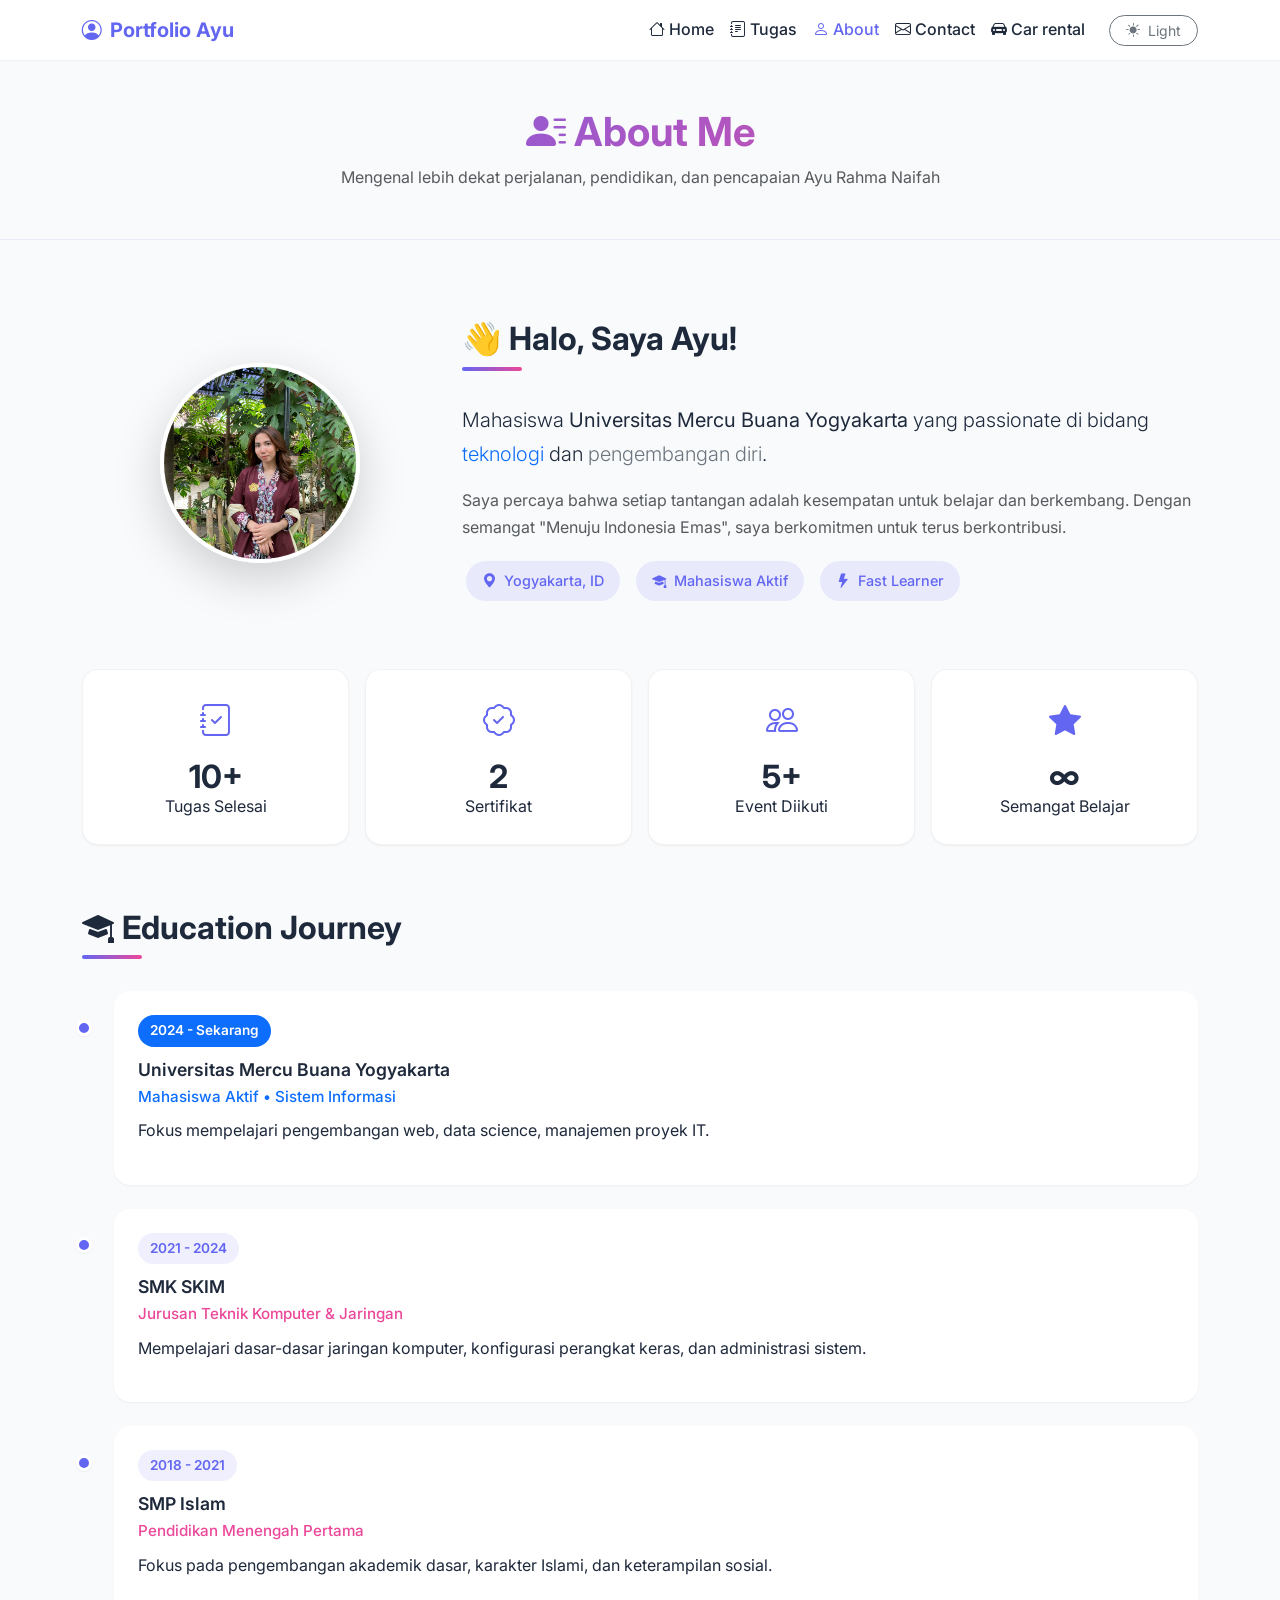
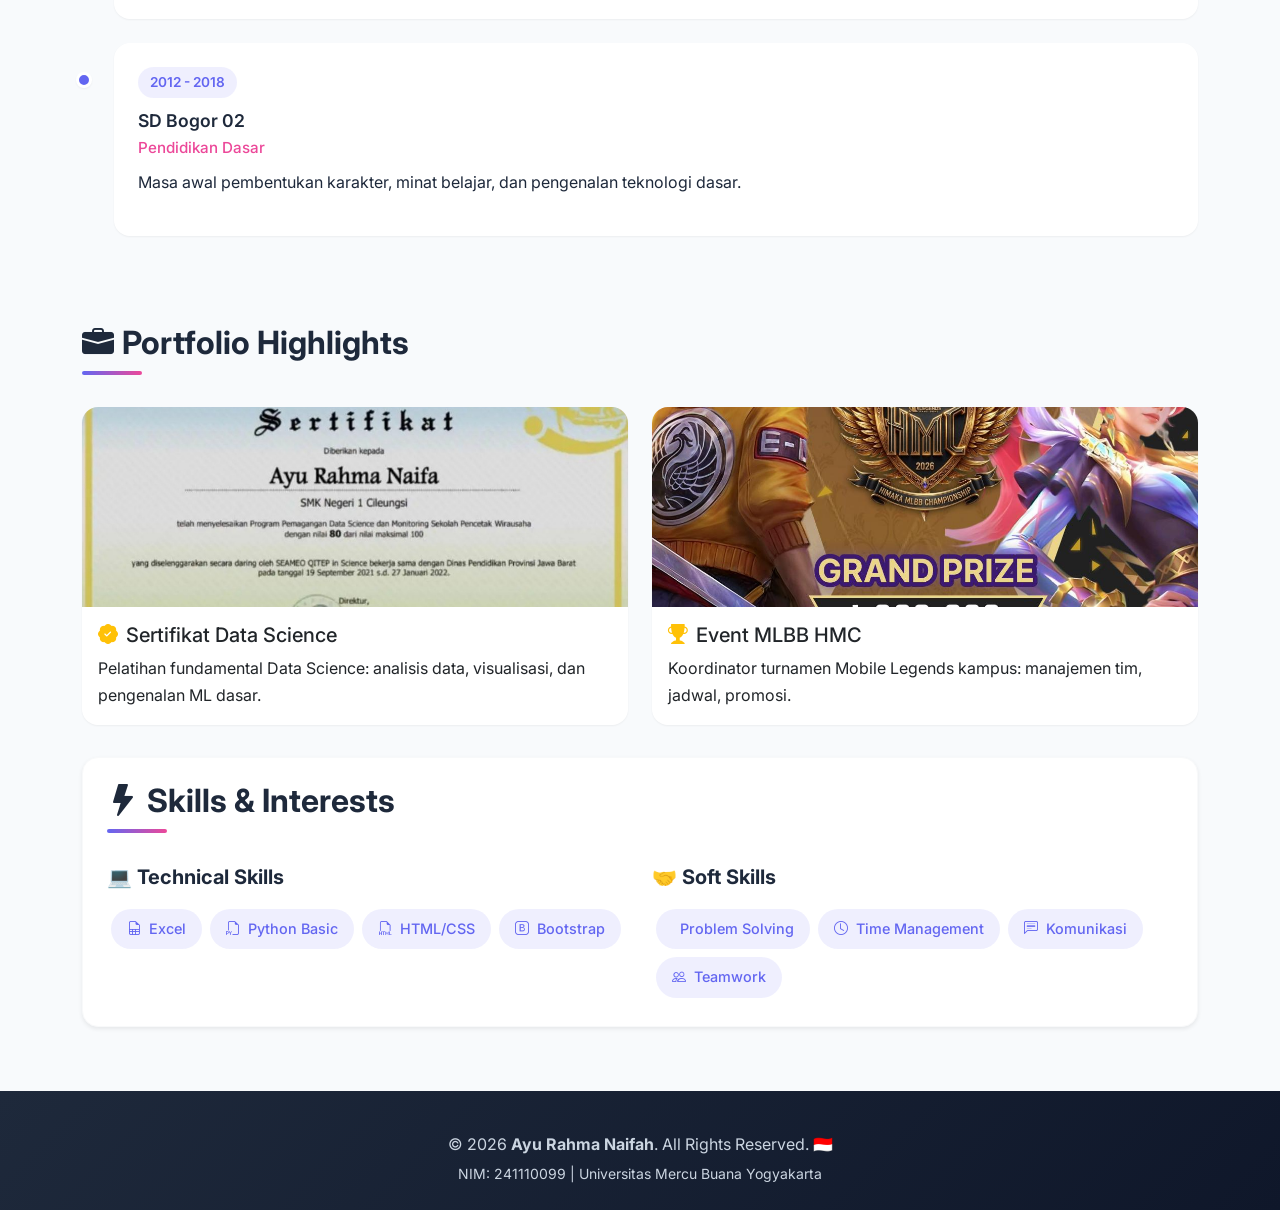
<file: list.html>
<!DOCTYPE html>
<html lang="id">
<head>
    <meta charset="UTF-8">
    <meta name="viewport" content="width=device-width, initial-scale=1.0">
    <meta name="description" content="About Ayu Rahma Naifah - Education, Skills, and Journey">
    <title>About | Portfolio Ayu Rahma Naifah</title>
    <link href="https://fonts.googleapis.com/css2?family=Inter:wght@300;400;500;600;700&display=swap" rel="stylesheet">
    <link href="https://cdn.jsdelivr.net/npm/bootstrap@5.3.3/dist/css/bootstrap.min.css" rel="stylesheet">
    <link rel="stylesheet" href="https://cdn.jsdelivr.net/npm/bootstrap-icons@1.11.3/font/bootstrap-icons.css">
    <style>
        /* 1. VARIABEL TEMA */
        :root { 
            --primary-color: #6366f1; 
            --primary-hover: #4f46e5; 
            --secondary-color: #ec4899; 
            --bg-light: #f8fafc; 
            --bg-card: #ffffff; 
            --text-dark: #1e293b; 
            --text-muted: #64748b; 
            --shadow-sm: 0 1px 2px 0 rgb(0 0 0 / 0.05); 
            --shadow-md: 0 4px 6px -1px rgb(0 0 0 / 0.1); 
            --shadow-lg: 0 10px 15px -3px rgb(0 0 0 / 0.1); 
            --transition: all 0.3s ease; 
        }
        .pink-theme { 
            --primary-color: #ec4899; 
            --primary-hover: #db2777; 
            --secondary-color: #f472b6; 
            --bg-light: #fff1f2; 
            --bg-card: #ffffff; 
            --text-dark: #831843; 
            --text-muted: #9d174d; 
            --shadow-sm: 0 1px 2px 0 rgb(236 72 153 / 0.08); 
            --shadow-md: 0 4px 6px -1px rgb(236 72 153 / 0.12); 
            --shadow-lg: 0 10px 15px -3px rgb(236 72 153 / 0.15); 
        }

        /* 2. BASE STYLES */
        * { scroll-behavior: smooth; transition: background-color 0.3s ease, color 0.3s ease, border-color 0.3s ease; }
        body { font-family: 'Inter', system-ui, sans-serif; background: var(--bg-light); color: var(--text-dark); line-height: 1.7; }
        
        /* 3. NAVBAR */
        .navbar { background: rgba(255, 255, 255, 0.95) !important; backdrop-filter: blur(10px); box-shadow: var(--shadow-sm); position: sticky; top: 0; z-index: 1000; }
        .navbar-brand { font-weight: 700; color: var(--primary-color) !important; }
        .nav-link { font-weight: 500; color: var(--text-dark) !important; transition: var(--transition); }
        .nav-link:hover, .nav-link.active { color: var(--primary-color) !important; }
        
        /* 4. LAYOUT & SECTIONS */
        .page-header { background: linear-gradient(135deg, var(--primary-color)10 0%, var(--secondary-color)10 100%); padding: 3rem 0; border-bottom: 1px solid rgba(99, 102, 241, 0.1); margin-bottom: 3rem; }
        .page-title { font-weight: 700; background: linear-gradient(135deg, var(--primary-color), var(--secondary-color)); -webkit-background-clip: text; -webkit-text-fill-color: transparent; background-clip: text; }
        section { padding: 2rem 0; }
        .section-title { position: relative; padding-bottom: 0.75rem; margin-bottom: 2rem; font-weight: 700; color: var(--text-dark); display: flex; align-items: center; gap: 0.5rem; }
        .section-title::after { content: ''; position: absolute; bottom: 0; left: 0; width: 60px; height: 4px; background: linear-gradient(90deg, var(--primary-color), var(--secondary-color)); border-radius: 2px; }
        
        /* 5. TIMELINE & CARDS */
        .timeline { position: relative; padding-left: 2rem; border-left: 3px solid rgba(var(--primary-color), 0.3); }
        .timeline-item { position: relative; padding: 1.5rem; margin-bottom: 1.5rem; background: var(--bg-card); border-radius: 16px; box-shadow: var(--shadow-sm); transition: var(--transition); }
        .timeline-item:hover { transform: translateX(5px); box-shadow: var(--shadow-md); }
        .timeline-item::before { content: ''; position: absolute; left: -2.4rem; top: 1.8rem; width: 16px; height: 16px; background: var(--primary-color); border: 3px solid white; border-radius: 50%; box-shadow: var(--shadow-sm); }
        .timeline-date { display: inline-block; padding: 0.25rem 0.75rem; background: rgba(99, 102, 241, 0.1); color: var(--primary-color); border-radius: 50px; font-size: 0.85rem; font-weight: 600; margin-bottom: 0.75rem; }
        .timeline-title { font-weight: 600; font-size: 1.1rem; margin-bottom: 0.25rem; color: var(--text-dark); }
        .timeline-subtitle { color: var(--secondary-color); font-weight: 500; margin-bottom: 0.5rem; font-size: 0.95rem; }
        
        .stat-card { background: var(--bg-card); border-radius: 16px; padding: 1.5rem; text-align: center; box-shadow: var(--shadow-sm); transition: var(--transition); border: 1px solid rgba(0,0,0,0.05); }
        .stat-card:hover { transform: translateY(-3px); box-shadow: var(--shadow-md); border-color: var(--primary-color); }
        .stat-icon { font-size: 2rem; color: var(--primary-color); margin-bottom: 0.75rem; }
        .stat-number { font-size: 2rem; font-weight: 700; color: var(--text-dark); line-height: 1; }
        
        .project-card { border: none; border-radius: 16px; overflow: hidden; background: var(--bg-card); box-shadow: var(--shadow-sm); transition: var(--transition); height: 100%; }
        .project-card:hover { transform: translateY(-5px); box-shadow: var(--shadow-lg); }
        .project-card img { height: 200px; object-fit: cover; transition: var(--transition); }
        .project-card:hover img { transform: scale(1.05); }
        
        .skill-tag { display: inline-flex; align-items: center; gap: 0.5rem; padding: 0.5rem 1rem; background: rgba(99, 102, 241, 0.1); color: var(--primary-color); border-radius: 50px; font-size: 0.9rem; font-weight: 500; margin: 0.25rem; transition: var(--transition); }
        .skill-tag:hover { background: var(--primary-color); color: white; transform: translateY(-2px); }
        
        footer { background: linear-gradient(135deg, #1e293b, #0f172a); color: #cbd5e1; padding: 2.5rem 0 1.5rem; margin-top: 4rem; text-align: center; }
        
        /* 6. ANIMASI */
        @keyframes fadeInUp { from { opacity: 0; transform: translateY(30px); } to { opacity: 1; transform: translateY(0); } }
        .animate-fade-in { animation: fadeInUp 0.6s ease forwards; opacity: 0; }
        .delay-1 { animation-delay: 0.1s; } .delay-2 { animation-delay: 0.2s; } .delay-3 { animation-delay: 0.3s; }
        
        @media (max-width: 768px) { .timeline { padding-left: 1.5rem; } .timeline-item::before { left: -1.9rem; } }
    </style>
</head>
<body>

<nav class="navbar navbar-expand-lg navbar-light">
  <div class="container">
    <a class="navbar-brand" href="index.html"><i class="bi bi-person-circle me-2"></i>Portfolio Ayu</a>
    <button class="navbar-toggler" type="button" data-bs-toggle="collapse" data-bs-target="#navbarNav">
        <span class="navbar-toggler-icon"></span>
    </button>
    <div class="collapse navbar-collapse" id="navbarNav">
      <ul class="navbar-nav ms-auto">
        <li class="nav-item"><a class="nav-link" href="index.html"><i class="bi bi-house me-1"></i>Home</a></li>
        <li class="nav-item"><a class="nav-link" href="tugas.html"><i class="bi bi-journal-text me-1"></i>Tugas</a></li>
        <li class="nav-item"><a class="nav-link active" href="list.html"><i class="bi bi-person me-1"></i>About</a></li>
        <li class="nav-item"><a class="nav-link" href="form.html"><i class="bi bi-envelope me-1"></i>Contact</a></li>
        <li class="nav-item"><a class="nav-link" href="pertemuan3/care_car.html"><i class="bi bi-car-front-fill me-1"></i>Car rental</a></li>
      </ul>
      <button id="theme-toggle" class="btn btn-sm btn-outline-secondary mt-2 mt-lg-0 ms-lg-3 rounded-pill px-3">
          <i class="bi bi-brightness-high-fill me-1"></i> Light
      </button>
    </div>
  </div>
</nav>

<header class="page-header text-center">
    <div class="container">
        <h1 class="display-6 page-title mb-2 animate-fade-in"><i class="bi bi-person-lines-fill me-2"></i>About Me</h1>
        <p class="text-muted mb-0 animate-fade-in delay-1">Mengenal lebih dekat perjalanan, pendidikan, dan pencapaian Ayu Rahma Naifah</p>
    </div>
</header>

<main class="container">
    <section id="profile">
        <div class="row align-items-center g-4">
            <div class="col-lg-4 text-center animate-fade-in">
                <img src="IMG_5119.jpg" alt="Foto Profil" class="rounded-circle shadow-lg border border-4 border-white" style="width: 200px; height: 200px; object-fit: cover;" onerror="this.src='https://images.unsplash.com/photo-1438761681033-6461ffad8d80?auto=format&fit=crop&q=80'">
            </div>
            <div class="col-lg-8 animate-fade-in delay-1">
                <h2 class="section-title">👋 Halo, Saya Ayu!</h2>
                <p class="lead">Mahasiswa <strong>Universitas Mercu Buana Yogyakarta</strong> yang passionate di bidang <span class="text-primary">teknologi</span> dan <span class="text-secondary">pengembangan diri</span>.</p>
                <p class="text-muted">Saya percaya bahwa setiap tantangan adalah kesempatan untuk belajar dan berkembang. Dengan semangat "Menuju Indonesia Emas", saya berkomitmen untuk terus berkontribusi.</p>
                <div class="d-flex flex-wrap gap-2 mt-3">
                    <span class="skill-tag"><i class="bi bi-geo-alt-fill"></i> Yogyakarta, ID</span>
                    <span class="skill-tag"><i class="bi bi-mortarboard-fill"></i> Mahasiswa Aktif</span>
                    <span class="skill-tag"><i class="bi bi-lightning-fill"></i> Fast Learner</span>
                </div>
            </div>
        </div>
    </section>

    <section id="stats">
        <div class="row g-3">
            <div class="col-6 col-md-3 animate-fade-in">
                <div class="stat-card">
                    <div class="stat-icon"><i class="bi bi-journal-check"></i></div>
                    <div class="stat-number">10+</div>
                    <div class="stat-label">Tugas Selesai</div>
                </div>
            </div>
            <div class="col-6 col-md-3 animate-fade-in delay-1">
                <div class="stat-card">
                    <div class="stat-icon"><i class="bi bi-patch-check"></i></div>
                    <div class="stat-number">2</div>
                    <div class="stat-label">Sertifikat</div>
                </div>
            </div>
            <div class="col-6 col-md-3 animate-fade-in delay-2">
                <div class="stat-card">
                    <div class="stat-icon"><i class="bi bi-people"></i></div>
                    <div class="stat-number">5+</div>
                    <div class="stat-label">Event Diikuti</div>
                </div>
            </div>
            <div class="col-6 col-md-3 animate-fade-in delay-3">
                <div class="stat-card">
                    <div class="stat-icon"><i class="bi bi-star-fill"></i></div>
                    <div class="stat-number">∞</div>
                    <div class="stat-label">Semangat Belajar</div>
                </div>
            </div>
        </div>
    </section>

    <section id="education">
        <h2 class="section-title"><i class="bi bi-mortarboard-fill"></i> Education Journey</h2>
        <div class="timeline">
            <div class="timeline-item animate-fade-in border-primary border-2">
                <span class="timeline-date bg-primary text-white">2024 - Sekarang</span>
                <h4 class="timeline-title">Universitas Mercu Buana Yogyakarta</h4>
                <p class="timeline-subtitle text-primary">Mahasiswa Aktif • Sistem Informasi</p>
                <p class="timeline-desc">Fokus mempelajari pengembangan web, data science, manajemen proyek IT.</p>
            </div>
            <div class="timeline-item animate-fade-in delay-1">
                <span class="timeline-date">2021 - 2024</span>
                <h4 class="timeline-title">SMK SKIM</h4>
                <p class="timeline-subtitle">Jurusan Teknik Komputer & Jaringan</p>
                <p class="timeline-desc">Mempelajari dasar-dasar jaringan komputer, konfigurasi perangkat keras, dan administrasi sistem.</p>
            </div>
            <div class="timeline-item animate-fade-in delay-2">
                <span class="timeline-date">2018 - 2021</span>
                <h4 class="timeline-title">SMP Islam</h4>
                <p class="timeline-subtitle">Pendidikan Menengah Pertama</p>
                <p class="timeline-desc">Fokus pada pengembangan akademik dasar, karakter Islami, dan keterampilan sosial.</p>
            </div>
            <div class="timeline-item animate-fade-in delay-3">
                <span class="timeline-date">2012 - 2018</span>
                <h4 class="timeline-title">SD Bogor 02</h4>
                <p class="timeline-subtitle">Pendidikan Dasar</p>
                <p class="timeline-desc">Masa awal pembentukan karakter, minat belajar, dan pengenalan teknologi dasar.</p>
            </div>
        </div>
    </section>

    <section id="portfolio">
        <h2 class="section-title"><i class="bi bi-briefcase-fill"></i> Portfolio Highlights</h2>
        <div class="row g-4">
            <div class="col-md-6 animate-fade-in">
                <div class="card project-card">
                    <div class="card-img-wrapper">
                        <img src="Serifikat Data Science.jpg" class="card-img-top" alt="Sertifikat" onerror="this.src='https://images.unsplash.com/photo-1551288049-bebda4e38f71?auto=format&fit=crop&q=80'">
                    </div>
                    <div class="card-body">
                        <h5 class="card-title"><i class="bi bi-patch-check-fill text-warning me-2"></i>Sertifikat Data Science</h5>
                        <p class="card-text">Pelatihan fundamental Data Science: analisis data, visualisasi, dan pengenalan ML dasar.</p>
                    </div>
                </div>
            </div>
            <div class="col-md-6 animate-fade-in delay-1">
                <div class="card project-card">
                    <div class="card-img-wrapper">
                        <img src="WhatsApp Image 2026-04-21 at 23.09.08.jpeg" class="card-img-top" alt="Event" onerror="this.src='https://images.unsplash.com/photo-1542751371-adc38448a05e?auto=format&fit=crop&q=80'">
                    </div>
                    <div class="card-body">
                        <h5 class="card-title"><i class="bi bi-trophy-fill text-warning me-2"></i>Event MLBB HMC</h5>
                        <p class="card-text">Koordinator turnamen Mobile Legends kampus: manajemen tim, jadwal, promosi.</p>
                    </div>
                </div>
            </div>
        </div>
    </section>

    <section id="skills" class="bg-white rounded-4 p-4 shadow-sm border border-light">
        <h2 class="section-title"><i class="bi bi-lightning-fill"></i> Skills & Interests</h2>
        <div class="row g-4">
            <div class="col-md-6">
                <h5 class="mb-3 fw-bold">💻 Technical Skills</h5>
                <div class="d-flex flex-wrap">
                    <span class="skill-tag"><i class="bi bi-file-earmark-spreadsheet"></i> Excel</span>
                    <span class="skill-tag"><i class="bi bi-filetype-py"></i> Python Basic</span>
                    <span class="skill-tag"><i class="bi bi-filetype-html"></i> HTML/CSS</span>
                    <span class="skill-tag"><i class="bi bi-bootstrap"></i> Bootstrap</span>
                </div>
            </div>
            <div class="col-md-6">
                <h5 class="mb-3 fw-bold">🤝 Soft Skills</h5>
                <div class="d-flex flex-wrap">
                    <span class="skill-tag"><i class="bi bi-brain"></i> Problem Solving</span>
                    <span class="skill-tag"><i class="bi bi-clock"></i> Time Management</span>
                    <span class="skill-tag"><i class="bi bi-chat-left-text"></i> Komunikasi</span>
                    <span class="skill-tag"><i class="bi bi-people"></i> Teamwork</span>
                </div>
            </div>
        </div>
    </section>
</main>

<footer>
    <div class="container text-center">
        <p class="mb-0">© <span id="year"></span> <strong>Ayu Rahma Naifah</strong>. All Rights Reserved. 🇮🇩</p>
        <p class="mb-0 mt-1 small">NIM: 241110099 | Universitas Mercu Buana Yogyakarta</p>
    </div>
</footer>

<script src="https://cdn.jsdelivr.net/npm/bootstrap@5.3.3/dist/js/bootstrap.bundle.min.js"></script>
<script>
    document.getElementById('year').textContent = new Date().getFullYear();
    
    // Intersection Observer untuk Animasi
    const observerOptions = { threshold: 0.1, rootMargin: '0px 0px -50px 0px' };
    const observer = new IntersectionObserver((entries) => { 
        entries.forEach(entry => { 
            if (entry.isIntersecting) { 
                entry.target.style.opacity = '1'; 
                entry.target.style.transform = 'translateY(0)'; 
                observer.unobserve(entry.target); 
            } 
        }); 
    }, observerOptions);
    
    document.querySelectorAll('.animate-fade-in').forEach(el => { 
        el.style.opacity = '0'; 
        el.style.transform = 'translateY(20px)'; 
        el.style.transition = 'opacity 0.6s ease, transform 0.6s ease'; 
        observer.observe(el); 
    });
    
    // Standard Theme Logic
    const themeToggle = document.getElementById('theme-toggle');
    const body = document.body;
    
    function updateToggleUI(isPink) { 
        if (isPink) { 
            themeToggle.innerHTML = '<i class="bi bi-heart-fill me-1"></i> Pink'; 
            themeToggle.className = 'btn btn-sm btn-outline-danger mt-2 mt-lg-0 ms-lg-3 rounded-pill px-3'; 
        } else { 
            themeToggle.innerHTML = '<i class="bi bi-brightness-high-fill me-1"></i> Light'; 
            themeToggle.className = 'btn btn-sm btn-outline-secondary mt-2 mt-lg-0 ms-lg-3 rounded-pill px-3'; 
        } 
    }
    
    themeToggle.addEventListener('click', () => {
        body.classList.toggle('pink-theme');
        const isPink = body.classList.contains('pink-theme');
        localStorage.setItem('theme', isPink ? 'pink' : 'light');
        updateToggleUI(isPink);
    });
    
    if (localStorage.getItem('theme') === 'pink') {
        body.classList.add('pink-theme');
        updateToggleUI(true);
    }
</script>
</body>
</html>
</file>
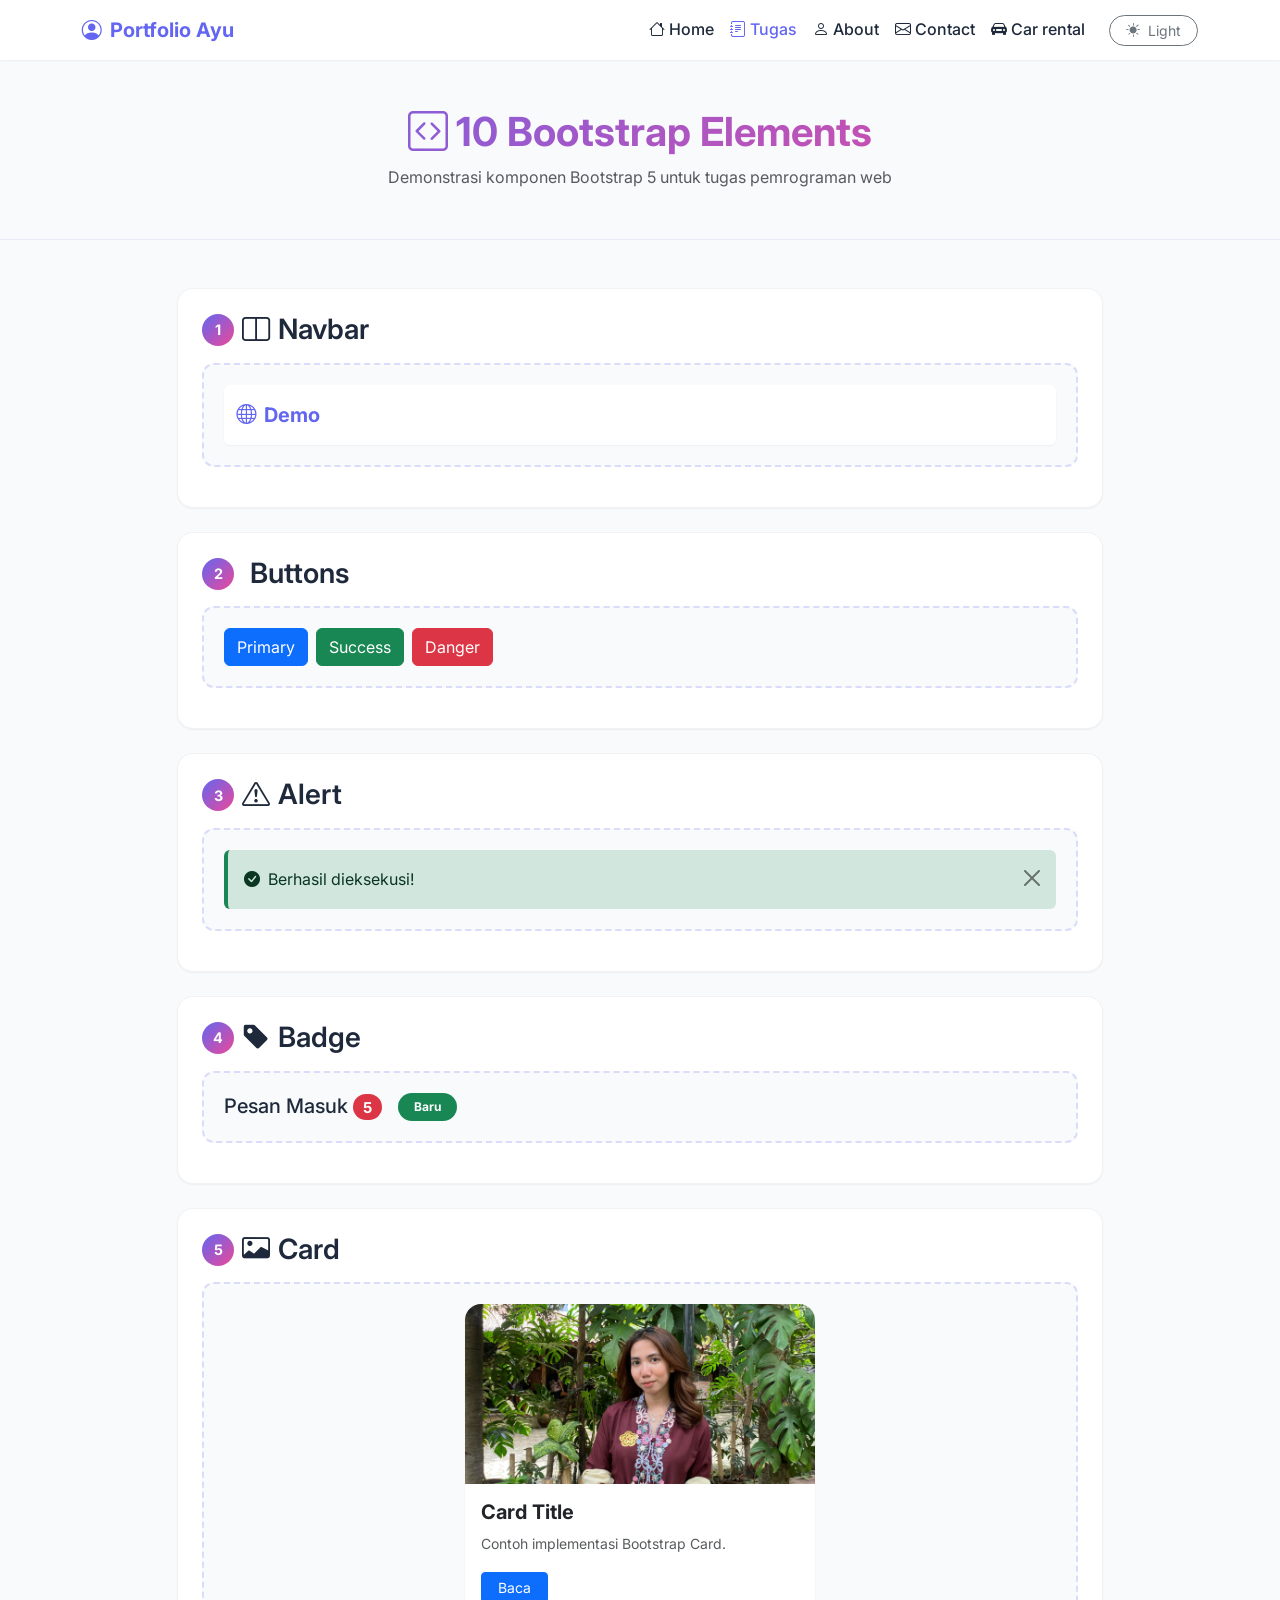
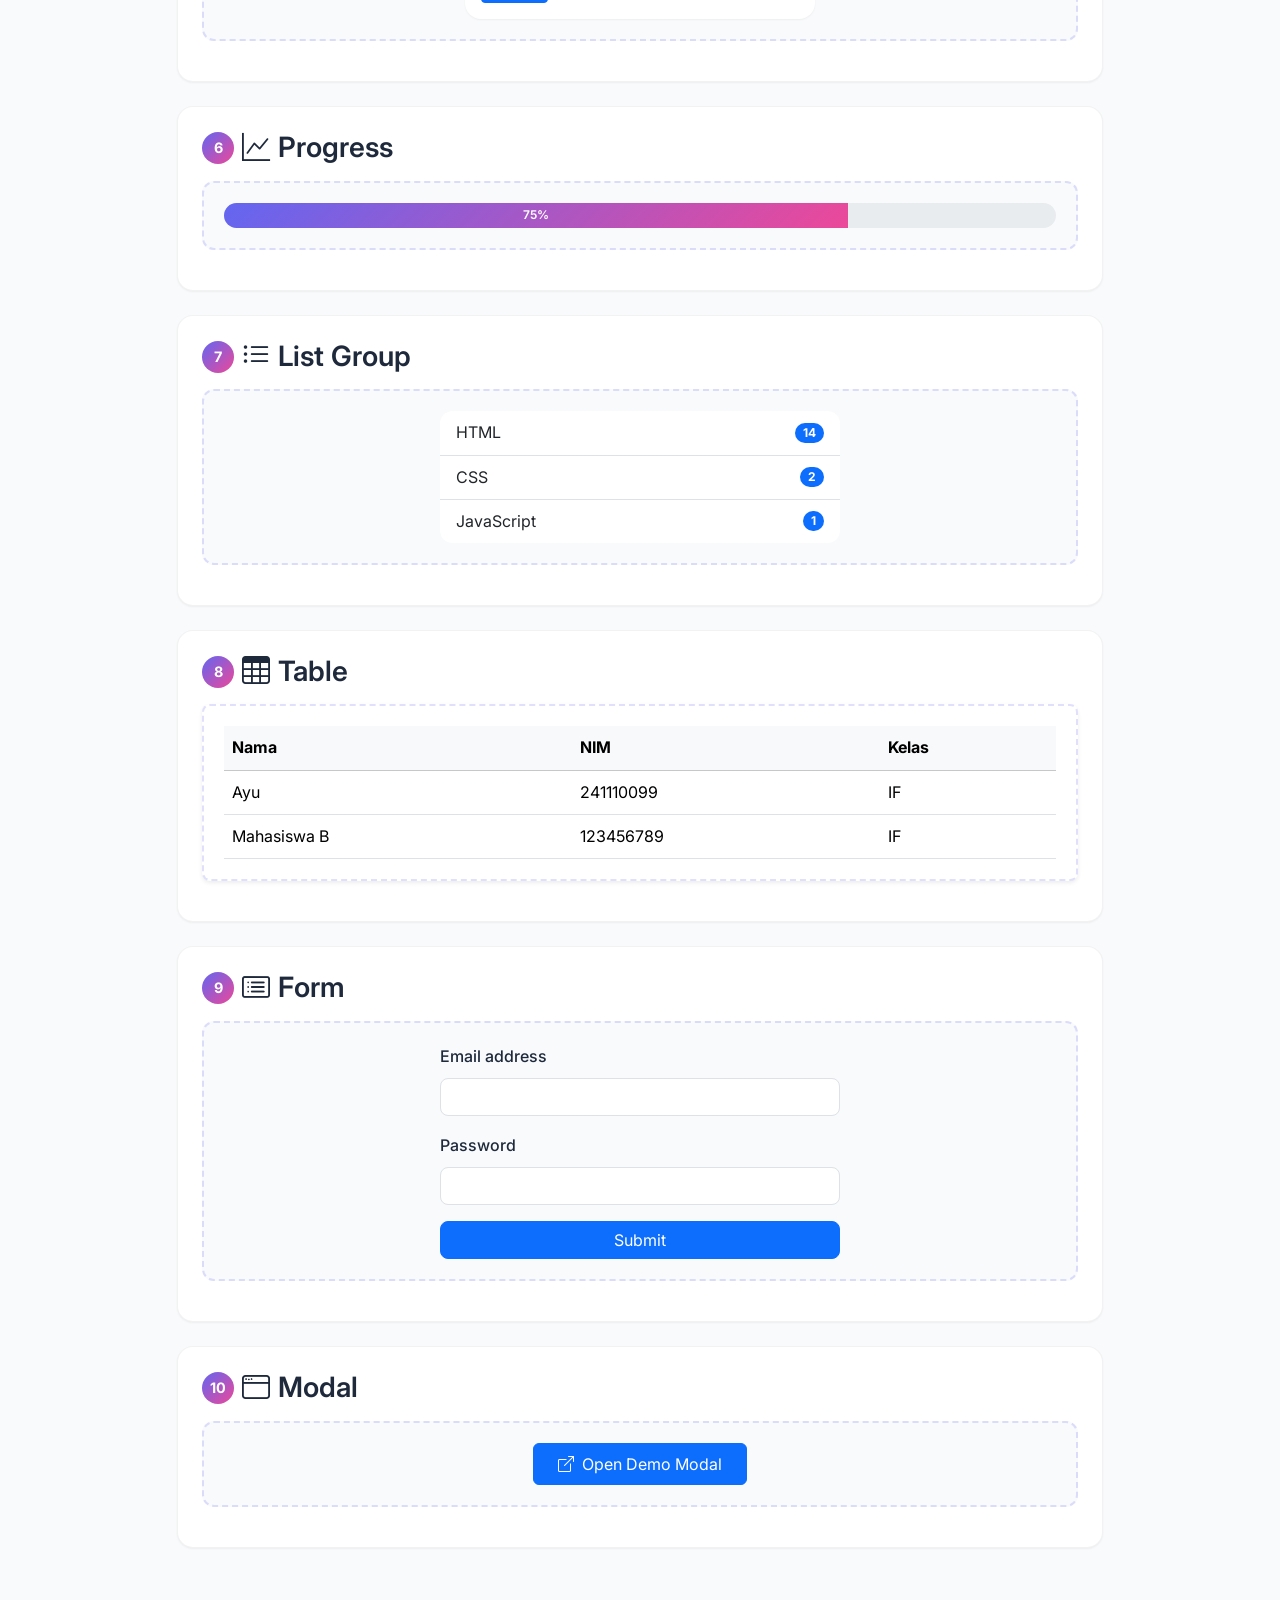
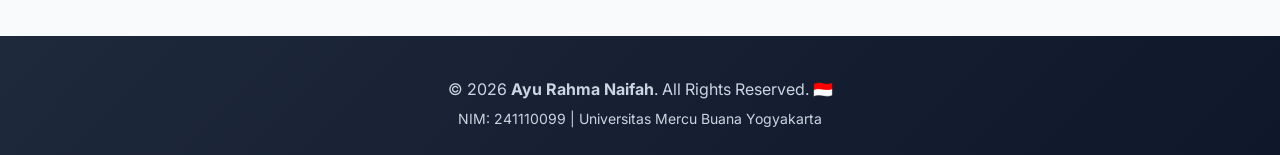
<file: tugas.html>
<!DOCTYPE html>
<html lang="id">
<head>
    <meta charset="UTF-8">
    <meta name="viewport" content="width=device-width, initial-scale=1.0">
    <meta name="description" content="10 Bootstrap Web Elements Demo">
    <title>Tugas | 10 Bootstrap Elements</title>
    <link href="https://fonts.googleapis.com/css2?family=Inter:wght@300;400;500;600;700&display=swap" rel="stylesheet">
    <link href="https://cdn.jsdelivr.net/npm/bootstrap@5.3.3/dist/css/bootstrap.min.css" rel="stylesheet">
    <link rel="stylesheet" href="https://cdn.jsdelivr.net/npm/bootstrap-icons@1.11.3/font/bootstrap-icons.css">
    <style>
        :root { 
            --primary-color: #6366f1; --primary-hover: #4f46e5; --secondary-color: #ec4899; 
            --bg-light: #f8fafc; --bg-card: #ffffff; --text-dark: #1e293b; --text-muted: #64748b; 
            --shadow-sm: 0 1px 2px 0 rgb(0 0 0 / 0.05); 
            --shadow-md: 0 4px 6px -1px rgb(0 0 0 / 0.1); 
            --shadow-lg: 0 10px 15px -3px rgb(0 0 0 / 0.1); 
            --transition: all 0.3s ease; 
        }
        .pink-theme { 
            --primary-color: #ec4899; --primary-hover: #db2777; --secondary-color: #f472b6; 
            --bg-light: #fff1f2; --bg-card: #ffffff; --text-dark: #831843; --text-muted: #9d174d; 
        }
        
        * { scroll-behavior: smooth; transition: background-color 0.3s ease, color 0.3s ease, border-color 0.3s ease; }
        body { font-family: 'Inter', system-ui, sans-serif; background: var(--bg-light); color: var(--text-dark); line-height: 1.7; }
        
        /* Standard Navbar */
        .navbar { background: rgba(255, 255, 255, 0.95) !important; backdrop-filter: blur(10px); box-shadow: var(--shadow-sm); position: sticky; top: 0; z-index: 1000; }
        .navbar-brand { font-weight: 700; color: var(--primary-color) !important; }
        .nav-link { font-weight: 500; color: var(--text-dark) !important; transition: var(--transition); }
        .nav-link:hover, .nav-link.active { color: var(--primary-color) !important; }

        /* Page Layout */
        .page-header { background: linear-gradient(135deg, var(--primary-color)10 0%, var(--secondary-color)10 100%); padding: 3rem 0; border-bottom: 1px solid rgba(99, 102, 241, 0.1); margin-bottom: 3rem; }
        .page-title { font-weight: 700; background: linear-gradient(135deg, var(--primary-color), var(--secondary-color)); -webkit-background-clip: text; -webkit-text-fill-color: transparent; background-clip: text; }
        
        /* Element Cards */
        .element-card { background: var(--bg-card); border-radius: 16px; padding: 1.5rem; margin-bottom: 1.5rem; box-shadow: var(--shadow-sm); border: 1px solid rgba(0, 0, 0, 0.05); transition: var(--transition); }
        .element-card:hover { transform: translateY(-3px); box-shadow: var(--shadow-md); border-color: rgba(var(--primary-color), 0.3); }
        .element-number { display: inline-flex; align-items: center; justify-content: center; width: 32px; height: 32px; background: linear-gradient(135deg, var(--primary-color), var(--secondary-color)); color: white; border-radius: 50%; font-weight: 700; font-size: 0.9rem; margin-right: 0.5rem; }
        .element-title { font-weight: 600; color: var(--text-dark); margin-bottom: 1rem; display: flex; align-items: center; }
        .element-preview { background: var(--bg-light); border-radius: 12px; padding: 1.25rem; margin: 1rem 0; border: 2px dashed rgba(99, 102, 241, 0.2); }
        
        /* Component Specific Fixes */
        .card-demo { border: none; border-radius: 16px; overflow: hidden; box-shadow: var(--shadow-sm); max-width: 350px; margin: 0 auto; }
        .card-demo img { height: 180px; object-fit: cover; }
        .progress-bar { background: linear-gradient(135deg, var(--primary-color), var(--secondary-color)); font-weight: 600; }
        .modal-content { border: none; border-radius: 20px; box-shadow: var(--shadow-lg); }

        footer { background: linear-gradient(135deg, #1e293b, #0f172a); color: #cbd5e1; padding: 2.5rem 0 1.5rem; margin-top: 4rem; text-align: center; }

        @keyframes fadeInUp { from { opacity: 0; transform: translateY(30px); } to { opacity: 1; transform: translateY(0); } }
        .animate-fade-in { animation: fadeInUp 0.6s ease forwards; opacity: 0; }
        .delay-1 { animation-delay: 0.1s; } .delay-2 { animation-delay: 0.2s; }
    </style>
</head>
<body>

<nav class="navbar navbar-expand-lg navbar-light">
  <div class="container">
    <a class="navbar-brand" href="index.html"><i class="bi bi-person-circle me-2"></i>Portfolio Ayu</a>
    <button class="navbar-toggler" type="button" data-bs-toggle="collapse" data-bs-target="#navbarNav">
        <span class="navbar-toggler-icon"></span>
    </button>
    <div class="collapse navbar-collapse" id="navbarNav">
      <ul class="navbar-nav ms-auto">
        <li class="nav-item"><a class="nav-link" href="index.html"><i class="bi bi-house me-1"></i>Home</a></li>
        <li class="nav-item"><a class="nav-link active" href="tugas.html"><i class="bi bi-journal-text me-1"></i>Tugas</a></li>
        <li class="nav-item"><a class="nav-link" href="list.html"><i class="bi bi-person me-1"></i>About</a></li>
        <li class="nav-item"><a class="nav-link" href="form.html"><i class="bi bi-envelope me-1"></i>Contact</a></li>
        <li class="nav-item"><a class="nav-link" href="pertemuan3/care_car.html"><i class="bi bi-car-front-fill me-1"></i>Car rental</a></li>
      </ul>
      <button id="theme-toggle" class="btn btn-sm btn-outline-secondary mt-2 mt-lg-0 ms-lg-3 rounded-pill px-3">
          <i class="bi bi-brightness-high-fill me-1"></i> Light
      </button>
    </div>
  </div>
</nav>

<header class="page-header text-center">
    <div class="container">
        <h1 class="display-6 page-title mb-2 animate-fade-in"><i class="bi bi-code-square me-2"></i>10 Bootstrap Elements</h1>
        <p class="text-muted mb-0 animate-fade-in delay-1">Demonstrasi komponen Bootstrap 5 untuk tugas pemrograman web</p>
    </div>
</header>

<main class="container">
    <div class="row justify-content-center">
        <div class="col-lg-10">
            <div class="element-card animate-fade-in">
                <h3 class="element-title"><span class="element-number">1</span><i class="bi bi-layout-split me-2"></i>Navbar</h3>
                <div class="element-preview">
                    <nav class="navbar navbar-expand-lg navbar-dark bg-dark rounded position-static">
                        <div class="container-fluid">
                            <a class="navbar-brand" href="#"><i class="bi bi-globe me-2"></i>Demo</a>
                        </div>
                    </nav>
                </div>
            </div>
            
            <div class="element-card animate-fade-in delay-1">
                <h3 class="element-title"><span class="element-number">2</span><i class="bi bi-cursor-click me-2"></i>Buttons</h3>
                <div class="element-preview d-flex gap-2 flex-wrap">
                    <button class="btn btn-primary">Primary</button>
                    <button class="btn btn-success">Success</button>
                    <button class="btn btn-danger">Danger</button>
                </div>
            </div>
            
            <div class="element-card animate-fade-in delay-2">
                <h3 class="element-title"><span class="element-number">3</span><i class="bi bi-exclamation-triangle me-2"></i>Alert</h3>
                <div class="element-preview">
                    <div class="alert alert-success alert-dismissible fade show border-0 border-start border-4 border-success mb-0">
                        <i class="bi bi-check-circle-fill me-2"></i>Berhasil dieksekusi! <button type="button" class="btn-close" data-bs-dismiss="alert"></button>
                    </div>
                </div>
            </div>

            <div class="element-card animate-fade-in">
                <h3 class="element-title"><span class="element-number">4</span><i class="bi bi-tag-fill me-2"></i>Badge</h3>
                <div class="element-preview d-flex gap-3 align-items-center">
                    <h5 class="mb-0">Pesan Masuk <span class="badge bg-danger rounded-pill">5</span></h5>
                    <span class="badge bg-success rounded-pill px-3 py-2">Baru</span>
                </div>
            </div>

            <div class="element-card animate-fade-in">
                <h3 class="element-title"><span class="element-number">5</span><i class="bi bi-card-image me-2"></i>Card</h3>
                <div class="element-preview">
                    <div class="card card-demo">
                        <img src="IMG_5119.jpg" class="card-img-top" alt="Card Image" onerror="this.src='https://images.unsplash.com/photo-1555066931-4365d14bab8c?auto=format&fit=crop&q=80'">
                        <div class="card-body text-start">
                            <h5 class="card-title fw-bold">Card Title</h5>
                            <p class="card-text text-muted small">Contoh implementasi Bootstrap Card.</p>
                            <a href="#" class="btn btn-primary btn-sm px-3">Baca</a>
                        </div>
                    </div>
                </div>
            </div>

            <div class="element-card animate-fade-in">
                <h3 class="element-title"><span class="element-number">6</span><i class="bi bi-graph-up me-2"></i>Progress</h3>
                <div class="element-preview">
                    <div class="progress" style="height: 25px; border-radius: 20px;">
                        <div class="progress-bar" style="width: 75%">75%</div>
                    </div>
                </div>
            </div>

            <div class="element-card animate-fade-in">
                <h3 class="element-title"><span class="element-number">7</span><i class="bi bi-list-ul me-2"></i>List Group</h3>
                <div class="element-preview d-flex justify-content-center">
                    <ul class="list-group w-100" style="max-width: 400px; border-radius: 12px; overflow: hidden;">
                        <li class="list-group-item d-flex justify-content-between align-items-center border-0 border-bottom">HTML <span class="badge bg-primary rounded-pill">14</span></li>
                        <li class="list-group-item d-flex justify-content-between align-items-center border-0 border-bottom">CSS <span class="badge bg-primary rounded-pill">2</span></li>
                        <li class="list-group-item d-flex justify-content-between align-items-center border-0">JavaScript <span class="badge bg-primary rounded-pill">1</span></li>
                    </ul>
                </div>
            </div>

            <div class="element-card animate-fade-in">
                <h3 class="element-title"><span class="element-number">8</span><i class="bi bi-table me-2"></i>Table</h3>
                <div class="element-preview table-responsive bg-white rounded-3 overflow-hidden shadow-sm">
                    <table class="table table-hover mb-0 text-start">
                        <thead class="table-light"><tr><th>Nama</th><th>NIM</th><th>Kelas</th></tr></thead>
                        <tbody>
                            <tr><td>Ayu</td><td>241110099</td><td>IF</td></tr>
                            <tr><td>Mahasiswa B</td><td>123456789</td><td>IF</td></tr>
                        </tbody>
                    </table>
                </div>
            </div>

            <div class="element-card animate-fade-in">
                <h3 class="element-title"><span class="element-number">9</span><i class="bi bi-card-list me-2"></i>Form</h3>
                <div class="element-preview d-flex justify-content-center text-start">
                    <form class="w-100" style="max-width: 400px;" onsubmit="event.preventDefault();">
                        <div class="mb-3"><label class="form-label fw-medium">Email address</label><input type="email" class="form-control rounded-3"></div>
                        <div class="mb-3"><label class="form-label fw-medium">Password</label><input type="password" class="form-control rounded-3"></div>
                        <button class="btn btn-primary w-100 rounded-3">Submit</button>
                    </form>
                </div>
            </div>

            <div class="element-card animate-fade-in">
                <h3 class="element-title"><span class="element-number">10</span><i class="bi bi-window me-2"></i>Modal</h3>
                <div class="element-preview text-center">
                    <button type="button" class="btn btn-primary px-4 py-2" data-bs-toggle="modal" data-bs-target="#demoModal">
                        <i class="bi bi-box-arrow-up-right me-2"></i>Open Demo Modal
                    </button>
                </div>
            </div>

        </div>
    </div>
</main>

<footer>
    <div class="container">
        <p class="mb-0">© <span id="year"></span> <strong>Ayu Rahma Naifah</strong>. All Rights Reserved. 🇮🇩</p>
        <p class="mb-0 mt-1 small">NIM: 241110099 | Universitas Mercu Buana Yogyakarta</p>
    </div>
</footer>

<div class="modal fade" id="demoModal" tabindex="-1">
    <div class="modal-dialog modal-dialog-centered">
        <div class="modal-content">
            <div class="modal-header border-0 pb-0">
                <h5 class="modal-title fw-bold"><i class="bi bi-info-circle-fill text-primary me-2"></i>Notifikasi Sistem</h5>
                <button type="button" class="btn-close" data-bs-dismiss="modal"></button>
            </div>
            <div class="modal-body text-start">
                <p>Ini adalah demonstrasi elemen Modal bawaan dari framework Bootstrap 5.</p>
            </div>
            <div class="modal-footer border-0">
                <button type="button" class="btn btn-light" data-bs-dismiss="modal">Tutup</button>
                <button type="button" class="btn btn-primary">Mengerti</button>
            </div>
        </div>
    </div>
</div>

<script src="https://cdn.jsdelivr.net/npm/bootstrap@5.3.3/dist/js/bootstrap.bundle.min.js"></script>
<script>
    document.getElementById('year').textContent = new Date().getFullYear();

    // Standard Theme Logic
    const themeToggle = document.getElementById('theme-toggle');
    const body = document.body;
    
    function updateToggleUI(isPink) { 
        if (isPink) { 
            themeToggle.innerHTML = '<i class="bi bi-heart-fill me-1"></i> Pink'; 
            themeToggle.className = 'btn btn-sm btn-outline-danger mt-2 mt-lg-0 ms-lg-3 rounded-pill px-3'; 
        } else { 
            themeToggle.innerHTML = '<i class="bi bi-brightness-high-fill me-1"></i> Light'; 
            themeToggle.className = 'btn btn-sm btn-outline-secondary mt-2 mt-lg-0 ms-lg-3 rounded-pill px-3'; 
        } 
    }
    
    themeToggle.addEventListener('click', () => {
        body.classList.toggle('pink-theme');
        const isPink = body.classList.contains('pink-theme');
        localStorage.setItem('theme', isPink ? 'pink' : 'light');
        updateToggleUI(isPink);
    });
    
    if (localStorage.getItem('theme') === 'pink') {
        body.classList.add('pink-theme');
        updateToggleUI(true);
    }
</script>
</body>
</html>
</file>
